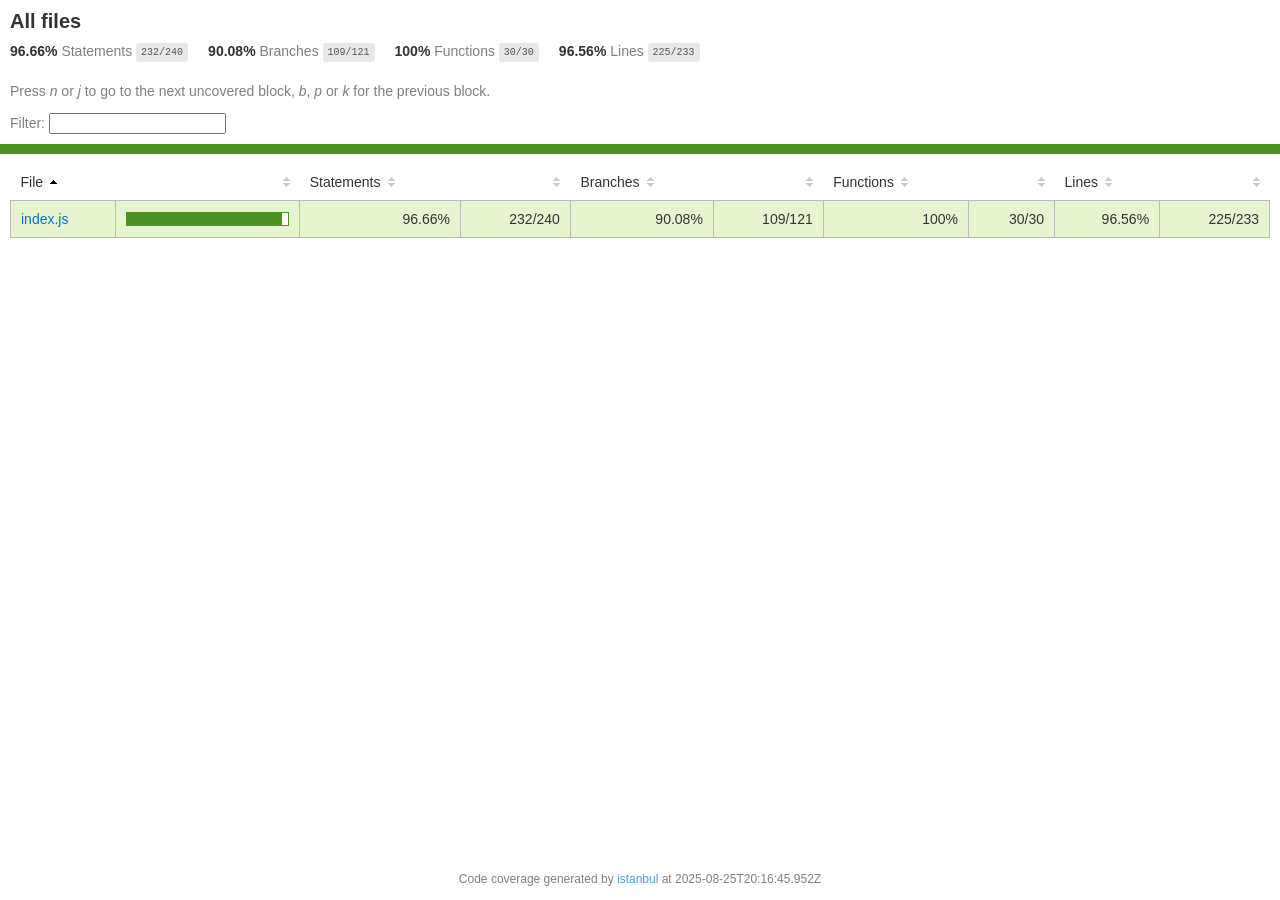
<file: backend/node_modules/kareem/coverage/lcov-report/index.html>
<!doctype html>
<html lang="en">

<head>
    <title>Code coverage report for All files</title>
    <meta charset="utf-8" />
    <link rel="stylesheet" href="prettify.css" />
    <link rel="stylesheet" href="base.css" />
    <link rel="shortcut icon" type="image/x-icon" href="favicon.png" />
    <meta name="viewport" content="width=device-width, initial-scale=1" />
    <style type='text/css'>
        .coverage-summary .sorter {
            background-image: url(sort-arrow-sprite.png);
        }
    </style>
</head>
    
<body>
<div class='wrapper'>
    <div class='pad1'>
        <h1>All files</h1>
        <div class='clearfix'>
            
            <div class='fl pad1y space-right2'>
                <span class="strong">96.66% </span>
                <span class="quiet">Statements</span>
                <span class='fraction'>232/240</span>
            </div>
        
            
            <div class='fl pad1y space-right2'>
                <span class="strong">90.08% </span>
                <span class="quiet">Branches</span>
                <span class='fraction'>109/121</span>
            </div>
        
            
            <div class='fl pad1y space-right2'>
                <span class="strong">100% </span>
                <span class="quiet">Functions</span>
                <span class='fraction'>30/30</span>
            </div>
        
            
            <div class='fl pad1y space-right2'>
                <span class="strong">96.56% </span>
                <span class="quiet">Lines</span>
                <span class='fraction'>225/233</span>
            </div>
        
            
        </div>
        <p class="quiet">
            Press <em>n</em> or <em>j</em> to go to the next uncovered block, <em>b</em>, <em>p</em> or <em>k</em> for the previous block.
        </p>
        <template id="filterTemplate">
            <div class="quiet">
                Filter:
                <input type="search" id="fileSearch">
            </div>
        </template>
    </div>
    <div class='status-line high'></div>
    <div class="pad1">
<table class="coverage-summary">
<thead>
<tr>
   <th data-col="file" data-fmt="html" data-html="true" class="file">File</th>
   <th data-col="pic" data-type="number" data-fmt="html" data-html="true" class="pic"></th>
   <th data-col="statements" data-type="number" data-fmt="pct" class="pct">Statements</th>
   <th data-col="statements_raw" data-type="number" data-fmt="html" class="abs"></th>
   <th data-col="branches" data-type="number" data-fmt="pct" class="pct">Branches</th>
   <th data-col="branches_raw" data-type="number" data-fmt="html" class="abs"></th>
   <th data-col="functions" data-type="number" data-fmt="pct" class="pct">Functions</th>
   <th data-col="functions_raw" data-type="number" data-fmt="html" class="abs"></th>
   <th data-col="lines" data-type="number" data-fmt="pct" class="pct">Lines</th>
   <th data-col="lines_raw" data-type="number" data-fmt="html" class="abs"></th>
</tr>
</thead>
<tbody><tr>
	<td class="file high" data-value="index.js"><a href="index.js.html">index.js</a></td>
	<td data-value="96.66" class="pic high">
	<div class="chart"><div class="cover-fill" style="width: 96%"></div><div class="cover-empty" style="width: 4%"></div></div>
	</td>
	<td data-value="96.66" class="pct high">96.66%</td>
	<td data-value="240" class="abs high">232/240</td>
	<td data-value="90.08" class="pct high">90.08%</td>
	<td data-value="121" class="abs high">109/121</td>
	<td data-value="100" class="pct high">100%</td>
	<td data-value="30" class="abs high">30/30</td>
	<td data-value="96.56" class="pct high">96.56%</td>
	<td data-value="233" class="abs high">225/233</td>
	</tr>

</tbody>
</table>
</div>
                <div class='push'></div><!-- for sticky footer -->
            </div><!-- /wrapper -->
            <div class='footer quiet pad2 space-top1 center small'>
                Code coverage generated by
                <a href="https://istanbul.js.org/" target="_blank" rel="noopener noreferrer">istanbul</a>
                at 2025-08-25T20:16:45.952Z
            </div>
        <script src="prettify.js"></script>
        <script>
            window.onload = function () {
                prettyPrint();
            };
        </script>
        <script src="sorter.js"></script>
        <script src="block-navigation.js"></script>
    </body>
</html>
</file>
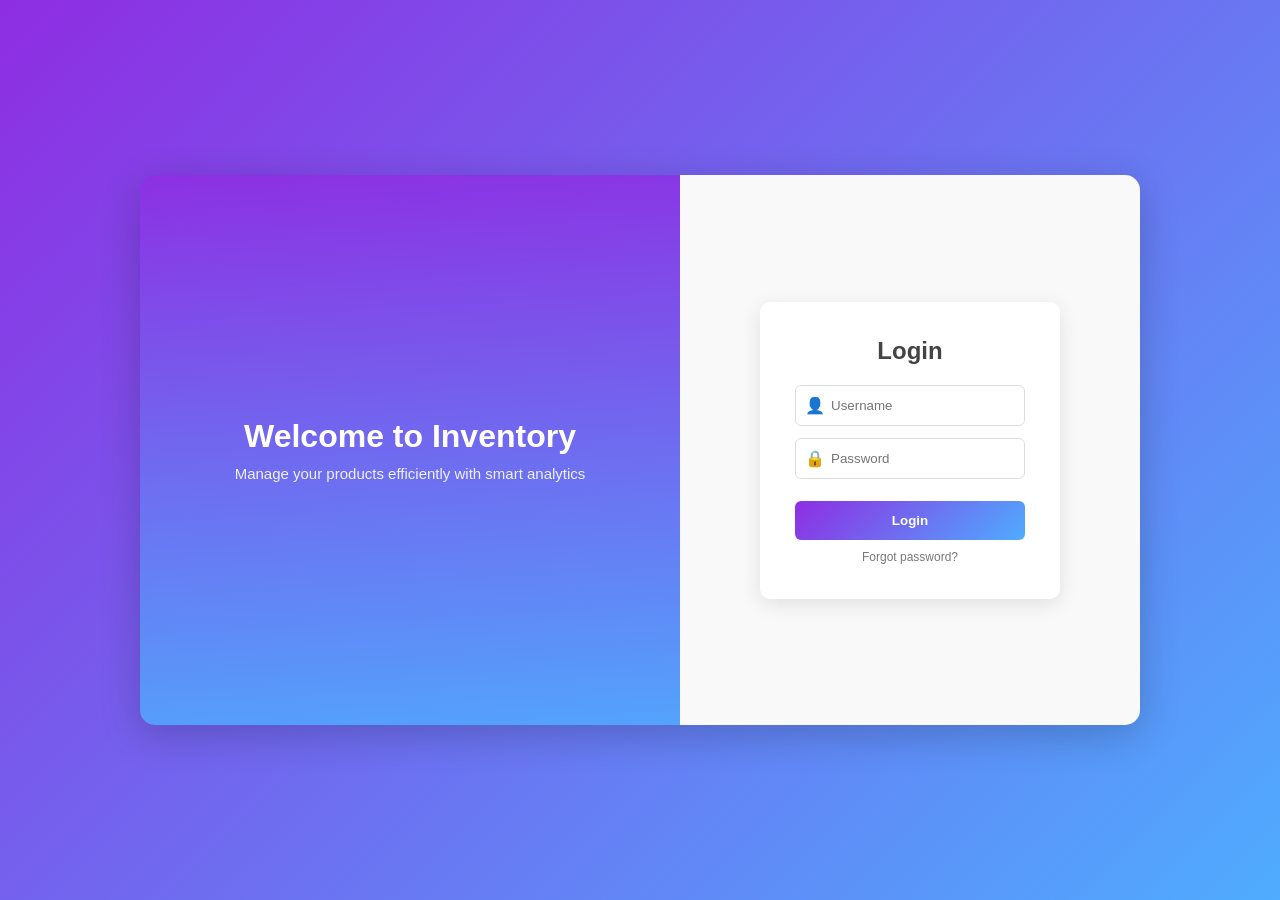
<file: frontend/login.html>
<!DOCTYPE html>
<html lang="en">
<head>
<meta charset="UTF-8">
<meta name="viewport" content="width=device-width, initial-scale=1.0">
<title>Login</title>

<style>
*{
    margin:0;
    padding:0;
    box-sizing:border-box;
    font-family: 'Segoe UI', sans-serif;
}

/* MAIN BACKGROUND */
body{
    height:100vh;
    display:flex;
    justify-content:center;
    align-items:center;
    background: linear-gradient(135deg, #8e2de2, #4facfe);
}

/* CONTAINER */
.container{
    width:90%;
    max-width:1000px;
    height:550px;
    display:flex;
    border-radius:15px;
    overflow:hidden;
    box-shadow:0 10px 40px rgba(0,0,0,0.2);
}

/* LEFT SIDE */
.left{
    flex:1;
    background:
        linear-gradient(rgba(142,45,226,0.8), rgba(79,172,254,0.8)),
        url("https://images.unsplash.com/photo-1526378722484-cc5c5107bcb5");
    background-size:cover;
    background-position:center;
    color:white;
    display:flex;
    flex-direction:column;
    justify-content:center;
    align-items:center;
    text-align:center;
    padding:40px;
}

.left h1{
    font-size:32px;
    margin-bottom:10px;
}

.left p{
    font-size:15px;
    opacity:0.9;
}

/* RIGHT SIDE */
.right{
    flex:1;
    background:#f9f9f9;
    display:flex;
    justify-content:center;
    align-items:center;
}

/* LOGIN BOX */
.login-box{
    background:white;
    padding:35px;
    width:300px;
    border-radius:10px;
    box-shadow:0 5px 20px rgba(0,0,0,0.1);
    text-align:center;
}

.login-box h2{
    margin-bottom:20px;
    color:#444;
}

/* INPUT BOX */
.input-box{
    position:relative;
    margin:12px 0;
}

.input-box span{
    position:absolute;
    left:10px;
    top:50%;
    transform:translateY(-50%);
    font-size:16px;
}

.input-box input{
    width:100%;
    padding:12px 12px 12px 35px;
    border:1px solid #ddd;
    border-radius:6px;
    outline:none;
}

/* BUTTON */
button{
    width:100%;
    padding:12px;
    margin-top:10px;
    background: linear-gradient(135deg, #8e2de2, #4facfe);
    border:none;
    border-radius:6px;
    color:white;
    font-weight:bold;
    cursor:pointer;
    transition:0.3s;
}

button:hover{
    opacity:0.9;
}

/* EXTRA TEXT */
.extra{
    margin-top:10px;
    font-size:12px;
    color:#777;
}

.extra a{
    color:#8e2de2;
    text-decoration:none;
}

</style>
</head>

<body>

<div class="container">

    <!-- LEFT -->
    <div class="left">
        <h1>Welcome to Inventory</h1>
        <p>Manage your products efficiently with smart analytics</p>
    </div>

    <!-- RIGHT -->
    <div class="right">
        <div class="login-box">
            <h2>Login</h2>

            <div class="input-box">
                <span>👤</span>
                <input type="text" id="username" placeholder="Username">
            </div>

            <div class="input-box">
                <span>🔒</span>
                <input type="password" id="password" placeholder="Password">
            </div>

            <button onclick="login()">Login</button>

            <div class="extra">
                Forgot password?
            </div>
        </div>
    </div>

</div>

<script>
function login(){
    const user = document.getElementById("username").value;
    const pass = document.getElementById("password").value;

    if(user === "admin" && pass === "admin"){
        localStorage.setItem("username", user);
        window.location.href = "index.html";
    }else{
        alert("Invalid login!");
    }
}
</script>

</body>
</html>
</file>
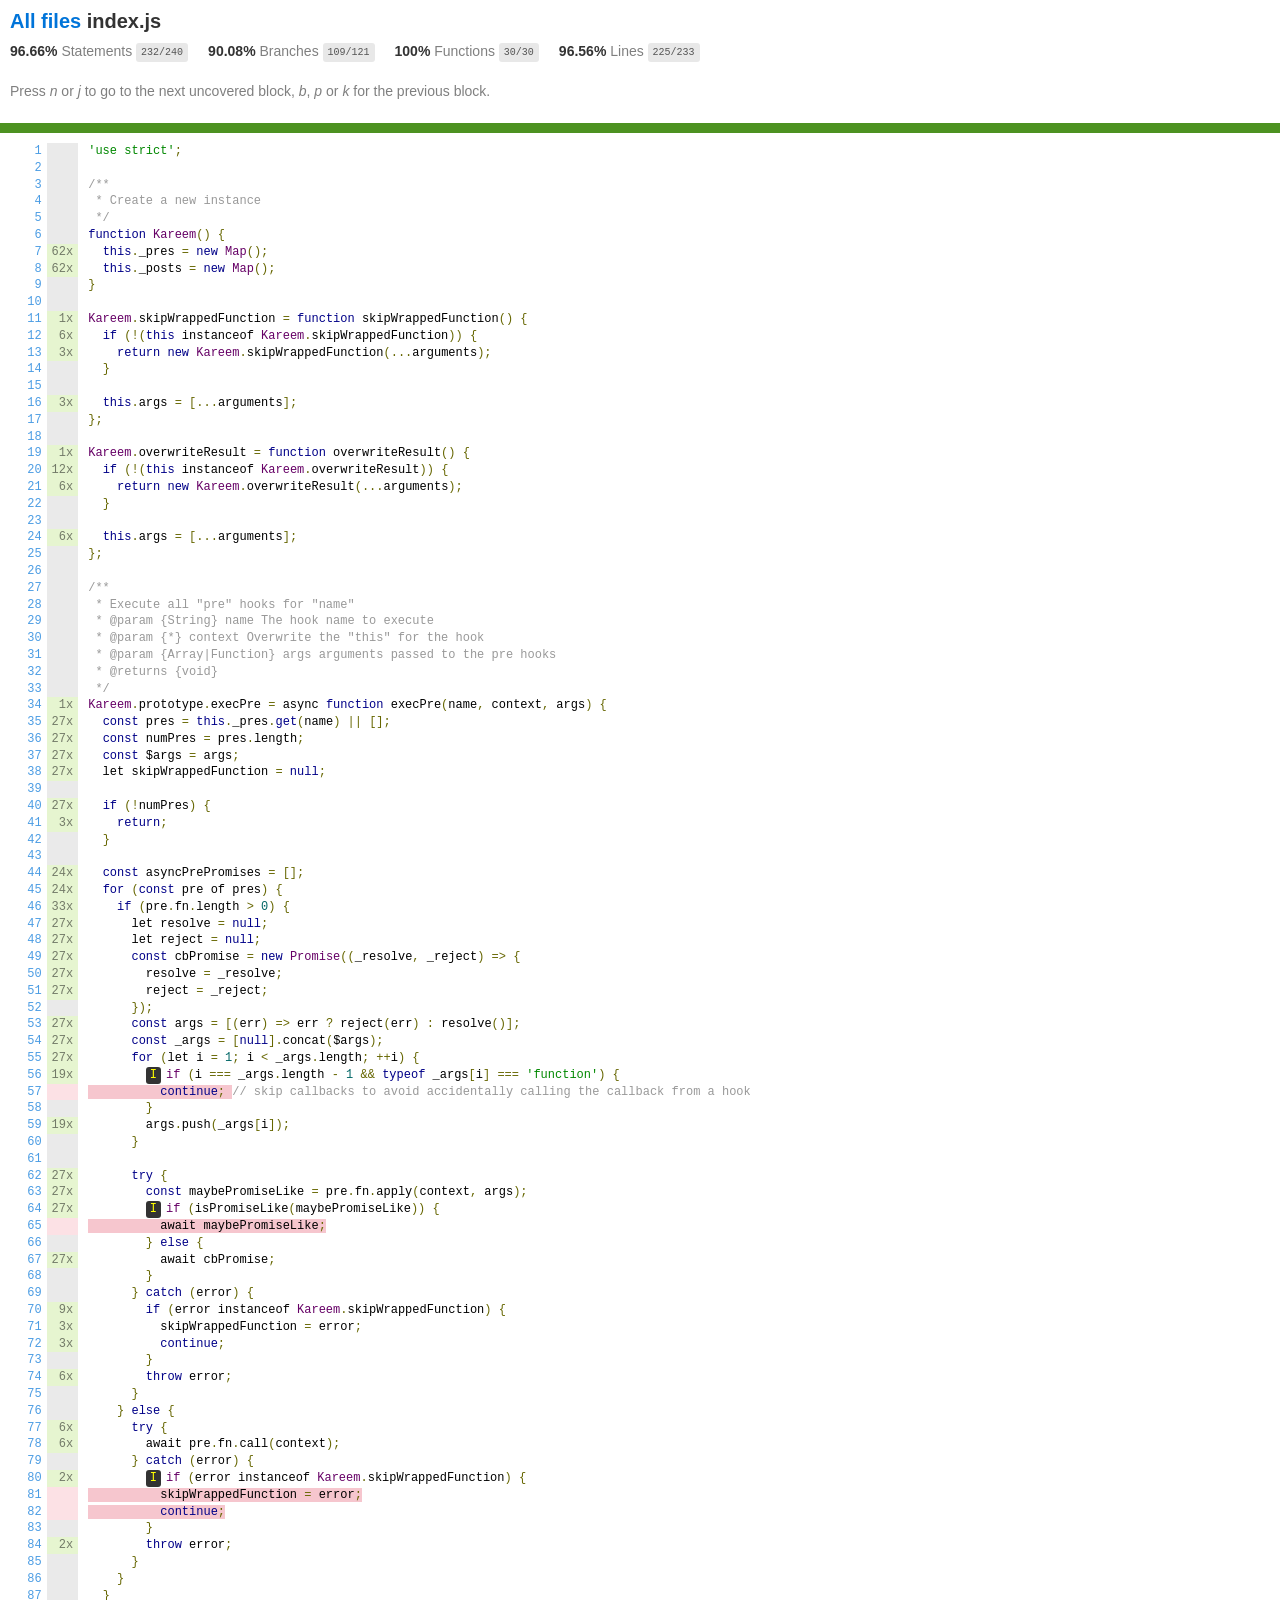
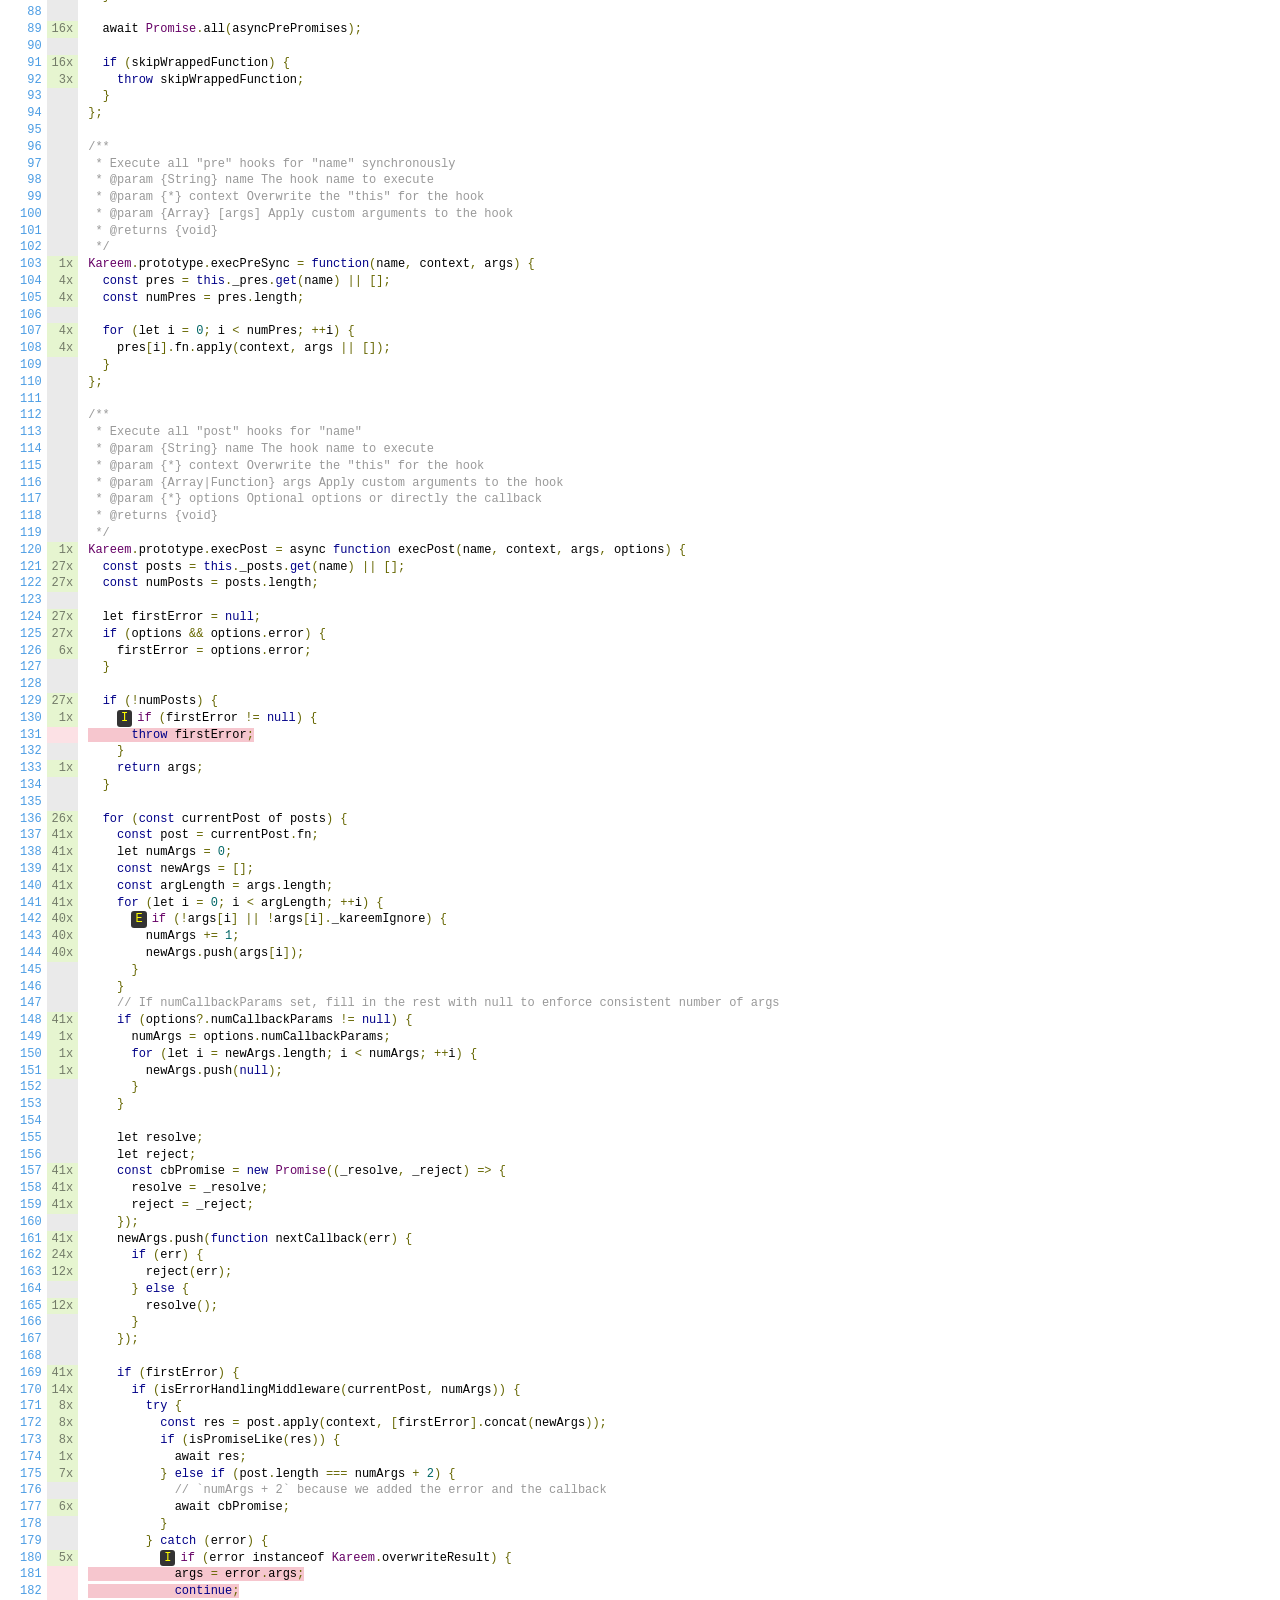
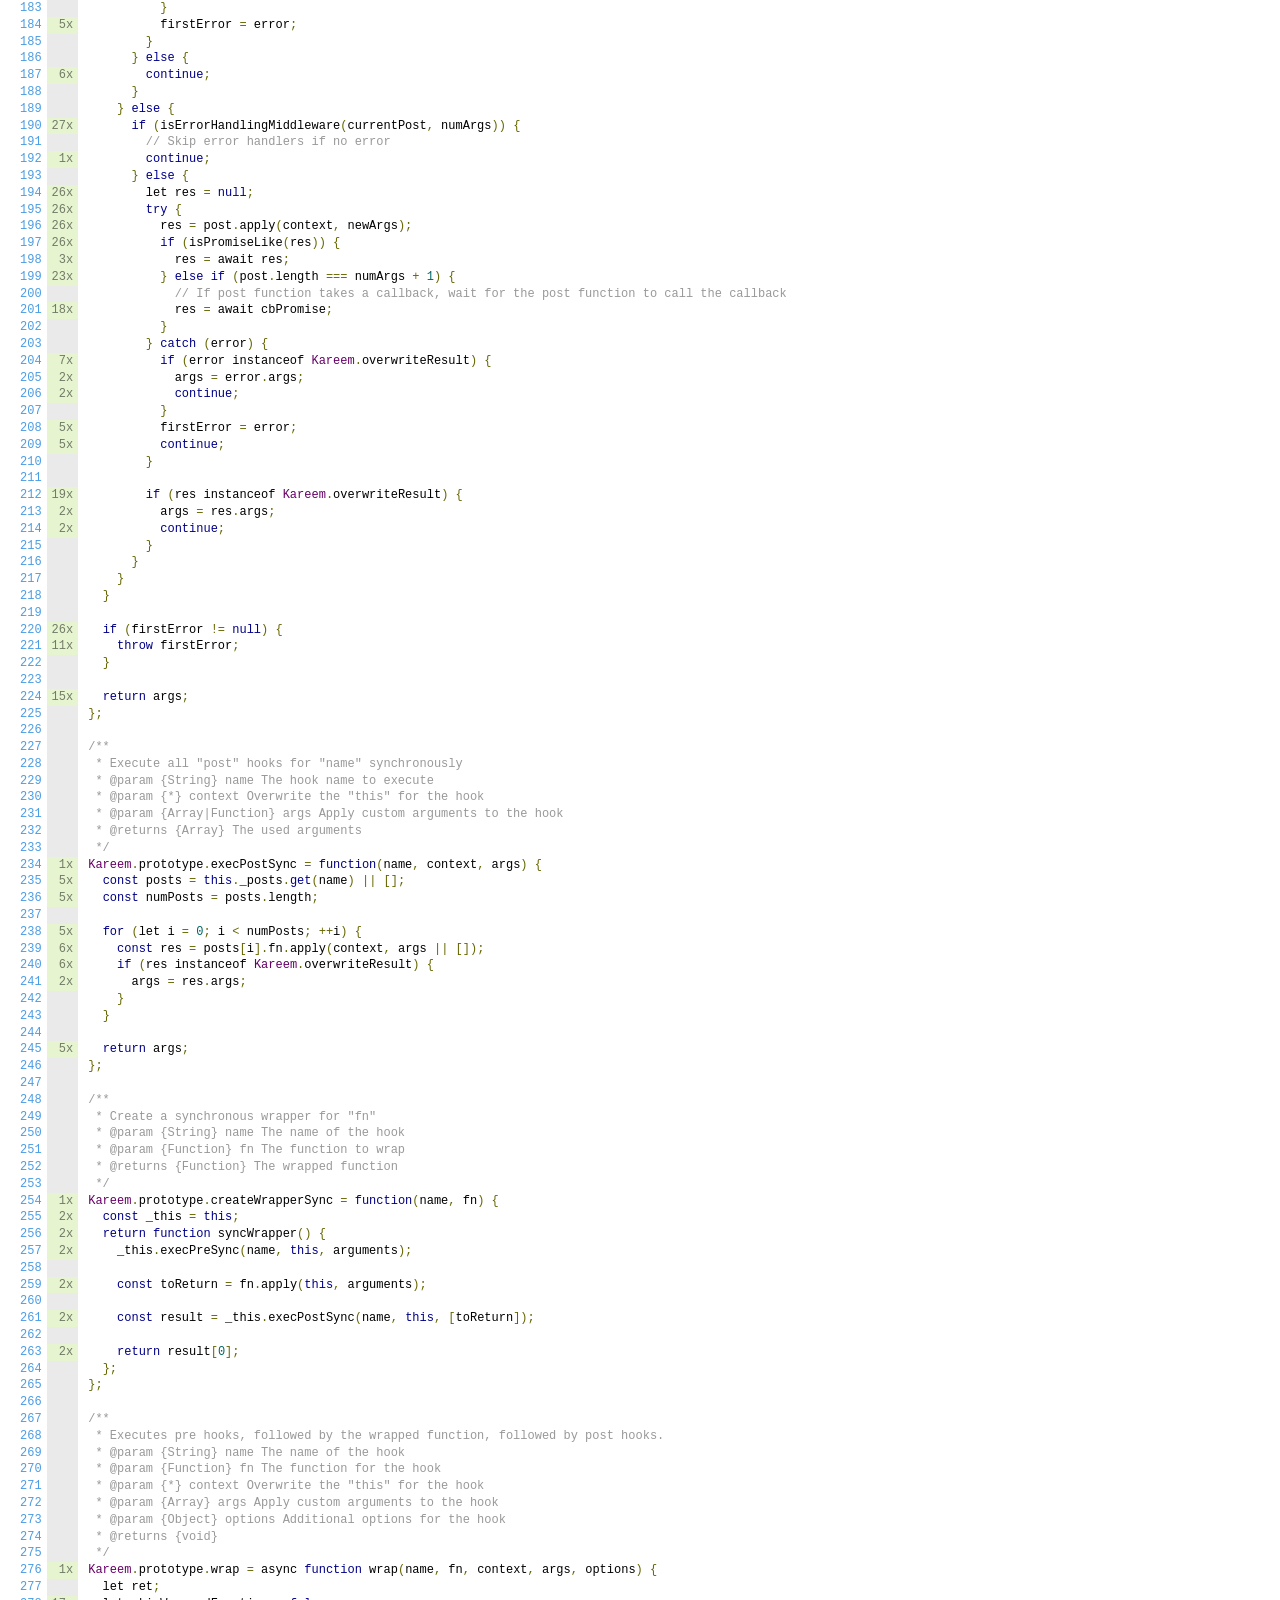
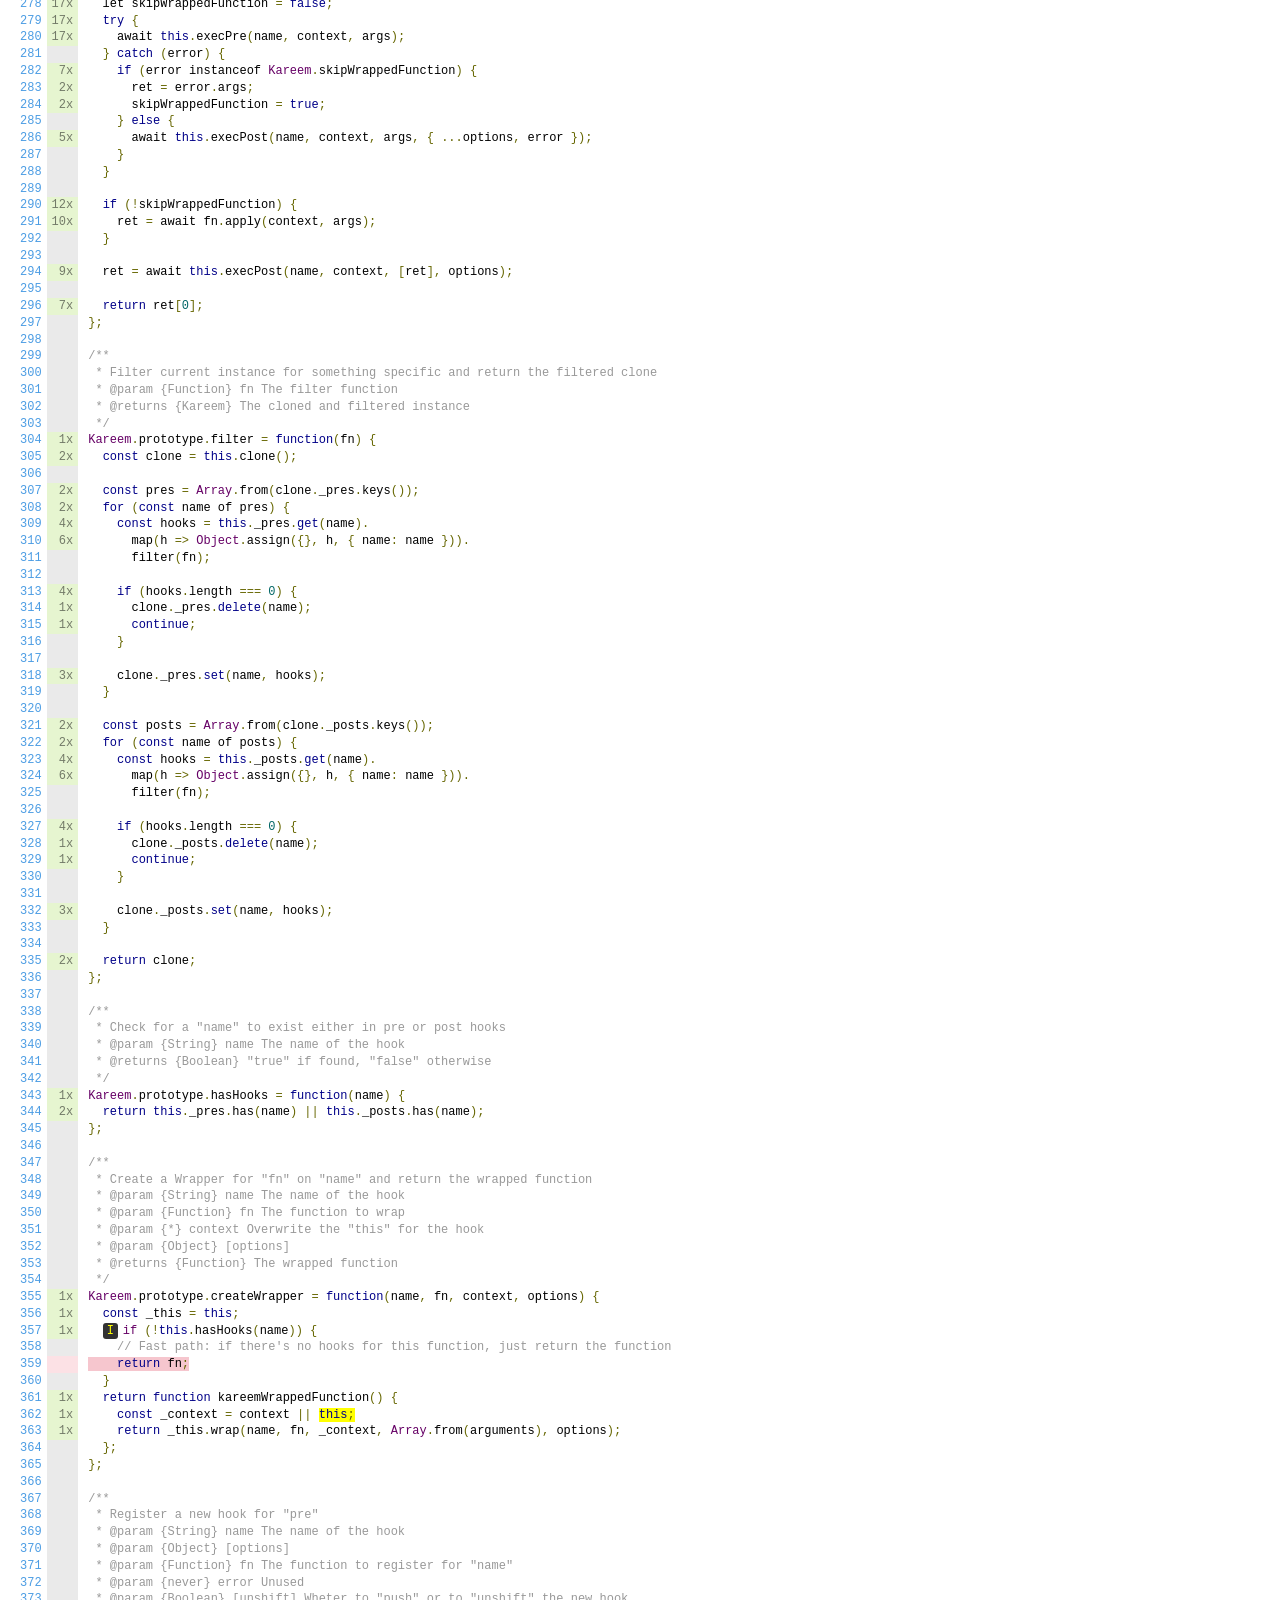
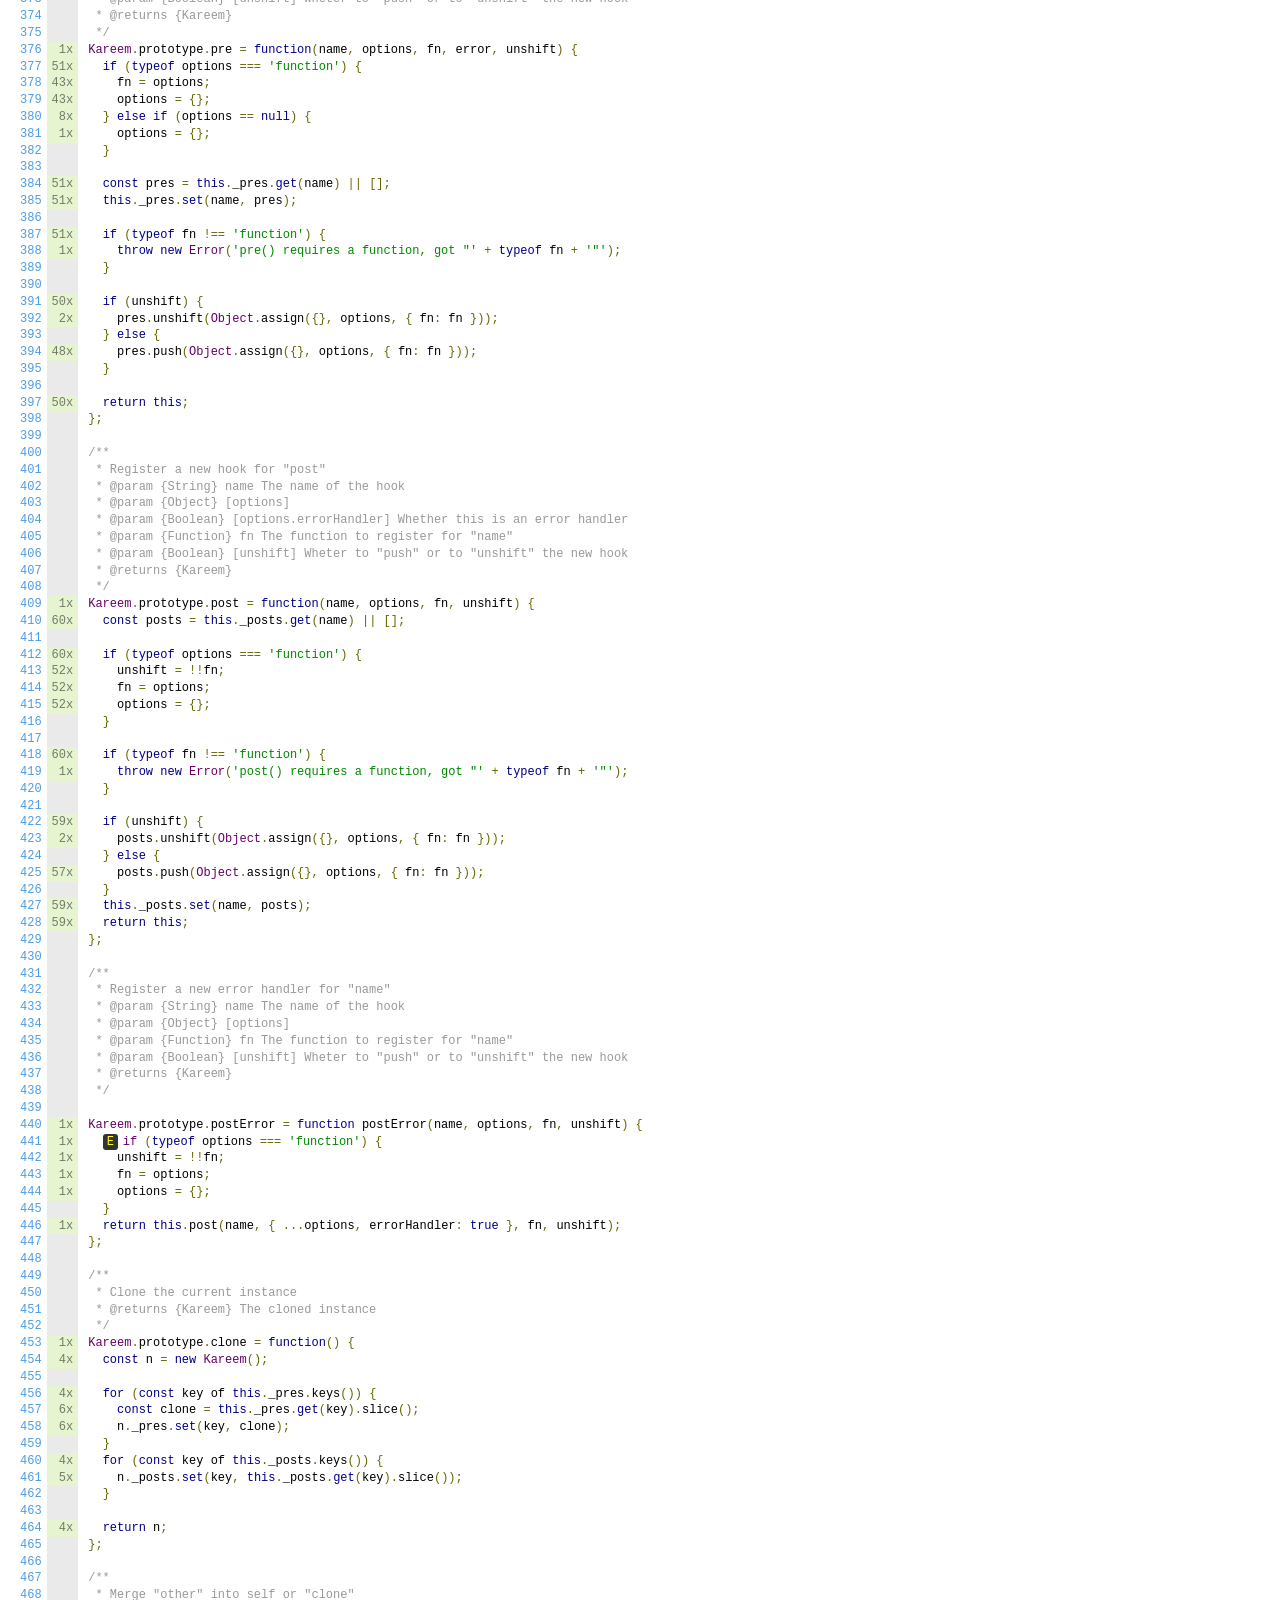
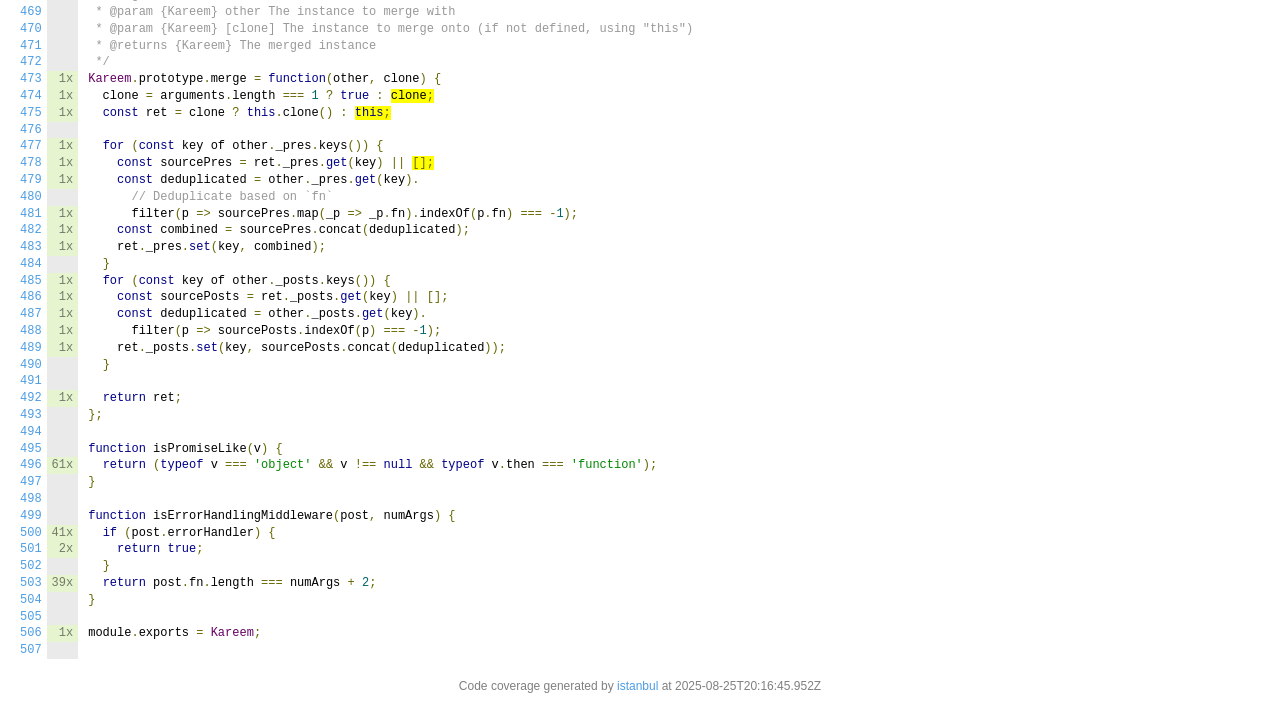
<file: backend/node_modules/kareem/coverage/lcov-report/index.js.html>
<!doctype html>
<html lang="en">

<head>
    <title>Code coverage report for index.js</title>
    <meta charset="utf-8" />
    <link rel="stylesheet" href="prettify.css" />
    <link rel="stylesheet" href="base.css" />
    <link rel="shortcut icon" type="image/x-icon" href="favicon.png" />
    <meta name="viewport" content="width=device-width, initial-scale=1" />
    <style type='text/css'>
        .coverage-summary .sorter {
            background-image: url(sort-arrow-sprite.png);
        }
    </style>
</head>
    
<body>
<div class='wrapper'>
    <div class='pad1'>
        <h1><a href="index.html">All files</a> index.js</h1>
        <div class='clearfix'>
            
            <div class='fl pad1y space-right2'>
                <span class="strong">96.66% </span>
                <span class="quiet">Statements</span>
                <span class='fraction'>232/240</span>
            </div>
        
            
            <div class='fl pad1y space-right2'>
                <span class="strong">90.08% </span>
                <span class="quiet">Branches</span>
                <span class='fraction'>109/121</span>
            </div>
        
            
            <div class='fl pad1y space-right2'>
                <span class="strong">100% </span>
                <span class="quiet">Functions</span>
                <span class='fraction'>30/30</span>
            </div>
        
            
            <div class='fl pad1y space-right2'>
                <span class="strong">96.56% </span>
                <span class="quiet">Lines</span>
                <span class='fraction'>225/233</span>
            </div>
        
            
        </div>
        <p class="quiet">
            Press <em>n</em> or <em>j</em> to go to the next uncovered block, <em>b</em>, <em>p</em> or <em>k</em> for the previous block.
        </p>
        <template id="filterTemplate">
            <div class="quiet">
                Filter:
                <input type="search" id="fileSearch">
            </div>
        </template>
    </div>
    <div class='status-line high'></div>
    <pre><table class="coverage">
<tr><td class="line-count quiet"><a name='L1'></a><a href='#L1'>1</a>
<a name='L2'></a><a href='#L2'>2</a>
<a name='L3'></a><a href='#L3'>3</a>
<a name='L4'></a><a href='#L4'>4</a>
<a name='L5'></a><a href='#L5'>5</a>
<a name='L6'></a><a href='#L6'>6</a>
<a name='L7'></a><a href='#L7'>7</a>
<a name='L8'></a><a href='#L8'>8</a>
<a name='L9'></a><a href='#L9'>9</a>
<a name='L10'></a><a href='#L10'>10</a>
<a name='L11'></a><a href='#L11'>11</a>
<a name='L12'></a><a href='#L12'>12</a>
<a name='L13'></a><a href='#L13'>13</a>
<a name='L14'></a><a href='#L14'>14</a>
<a name='L15'></a><a href='#L15'>15</a>
<a name='L16'></a><a href='#L16'>16</a>
<a name='L17'></a><a href='#L17'>17</a>
<a name='L18'></a><a href='#L18'>18</a>
<a name='L19'></a><a href='#L19'>19</a>
<a name='L20'></a><a href='#L20'>20</a>
<a name='L21'></a><a href='#L21'>21</a>
<a name='L22'></a><a href='#L22'>22</a>
<a name='L23'></a><a href='#L23'>23</a>
<a name='L24'></a><a href='#L24'>24</a>
<a name='L25'></a><a href='#L25'>25</a>
<a name='L26'></a><a href='#L26'>26</a>
<a name='L27'></a><a href='#L27'>27</a>
<a name='L28'></a><a href='#L28'>28</a>
<a name='L29'></a><a href='#L29'>29</a>
<a name='L30'></a><a href='#L30'>30</a>
<a name='L31'></a><a href='#L31'>31</a>
<a name='L32'></a><a href='#L32'>32</a>
<a name='L33'></a><a href='#L33'>33</a>
<a name='L34'></a><a href='#L34'>34</a>
<a name='L35'></a><a href='#L35'>35</a>
<a name='L36'></a><a href='#L36'>36</a>
<a name='L37'></a><a href='#L37'>37</a>
<a name='L38'></a><a href='#L38'>38</a>
<a name='L39'></a><a href='#L39'>39</a>
<a name='L40'></a><a href='#L40'>40</a>
<a name='L41'></a><a href='#L41'>41</a>
<a name='L42'></a><a href='#L42'>42</a>
<a name='L43'></a><a href='#L43'>43</a>
<a name='L44'></a><a href='#L44'>44</a>
<a name='L45'></a><a href='#L45'>45</a>
<a name='L46'></a><a href='#L46'>46</a>
<a name='L47'></a><a href='#L47'>47</a>
<a name='L48'></a><a href='#L48'>48</a>
<a name='L49'></a><a href='#L49'>49</a>
<a name='L50'></a><a href='#L50'>50</a>
<a name='L51'></a><a href='#L51'>51</a>
<a name='L52'></a><a href='#L52'>52</a>
<a name='L53'></a><a href='#L53'>53</a>
<a name='L54'></a><a href='#L54'>54</a>
<a name='L55'></a><a href='#L55'>55</a>
<a name='L56'></a><a href='#L56'>56</a>
<a name='L57'></a><a href='#L57'>57</a>
<a name='L58'></a><a href='#L58'>58</a>
<a name='L59'></a><a href='#L59'>59</a>
<a name='L60'></a><a href='#L60'>60</a>
<a name='L61'></a><a href='#L61'>61</a>
<a name='L62'></a><a href='#L62'>62</a>
<a name='L63'></a><a href='#L63'>63</a>
<a name='L64'></a><a href='#L64'>64</a>
<a name='L65'></a><a href='#L65'>65</a>
<a name='L66'></a><a href='#L66'>66</a>
<a name='L67'></a><a href='#L67'>67</a>
<a name='L68'></a><a href='#L68'>68</a>
<a name='L69'></a><a href='#L69'>69</a>
<a name='L70'></a><a href='#L70'>70</a>
<a name='L71'></a><a href='#L71'>71</a>
<a name='L72'></a><a href='#L72'>72</a>
<a name='L73'></a><a href='#L73'>73</a>
<a name='L74'></a><a href='#L74'>74</a>
<a name='L75'></a><a href='#L75'>75</a>
<a name='L76'></a><a href='#L76'>76</a>
<a name='L77'></a><a href='#L77'>77</a>
<a name='L78'></a><a href='#L78'>78</a>
<a name='L79'></a><a href='#L79'>79</a>
<a name='L80'></a><a href='#L80'>80</a>
<a name='L81'></a><a href='#L81'>81</a>
<a name='L82'></a><a href='#L82'>82</a>
<a name='L83'></a><a href='#L83'>83</a>
<a name='L84'></a><a href='#L84'>84</a>
<a name='L85'></a><a href='#L85'>85</a>
<a name='L86'></a><a href='#L86'>86</a>
<a name='L87'></a><a href='#L87'>87</a>
<a name='L88'></a><a href='#L88'>88</a>
<a name='L89'></a><a href='#L89'>89</a>
<a name='L90'></a><a href='#L90'>90</a>
<a name='L91'></a><a href='#L91'>91</a>
<a name='L92'></a><a href='#L92'>92</a>
<a name='L93'></a><a href='#L93'>93</a>
<a name='L94'></a><a href='#L94'>94</a>
<a name='L95'></a><a href='#L95'>95</a>
<a name='L96'></a><a href='#L96'>96</a>
<a name='L97'></a><a href='#L97'>97</a>
<a name='L98'></a><a href='#L98'>98</a>
<a name='L99'></a><a href='#L99'>99</a>
<a name='L100'></a><a href='#L100'>100</a>
<a name='L101'></a><a href='#L101'>101</a>
<a name='L102'></a><a href='#L102'>102</a>
<a name='L103'></a><a href='#L103'>103</a>
<a name='L104'></a><a href='#L104'>104</a>
<a name='L105'></a><a href='#L105'>105</a>
<a name='L106'></a><a href='#L106'>106</a>
<a name='L107'></a><a href='#L107'>107</a>
<a name='L108'></a><a href='#L108'>108</a>
<a name='L109'></a><a href='#L109'>109</a>
<a name='L110'></a><a href='#L110'>110</a>
<a name='L111'></a><a href='#L111'>111</a>
<a name='L112'></a><a href='#L112'>112</a>
<a name='L113'></a><a href='#L113'>113</a>
<a name='L114'></a><a href='#L114'>114</a>
<a name='L115'></a><a href='#L115'>115</a>
<a name='L116'></a><a href='#L116'>116</a>
<a name='L117'></a><a href='#L117'>117</a>
<a name='L118'></a><a href='#L118'>118</a>
<a name='L119'></a><a href='#L119'>119</a>
<a name='L120'></a><a href='#L120'>120</a>
<a name='L121'></a><a href='#L121'>121</a>
<a name='L122'></a><a href='#L122'>122</a>
<a name='L123'></a><a href='#L123'>123</a>
<a name='L124'></a><a href='#L124'>124</a>
<a name='L125'></a><a href='#L125'>125</a>
<a name='L126'></a><a href='#L126'>126</a>
<a name='L127'></a><a href='#L127'>127</a>
<a name='L128'></a><a href='#L128'>128</a>
<a name='L129'></a><a href='#L129'>129</a>
<a name='L130'></a><a href='#L130'>130</a>
<a name='L131'></a><a href='#L131'>131</a>
<a name='L132'></a><a href='#L132'>132</a>
<a name='L133'></a><a href='#L133'>133</a>
<a name='L134'></a><a href='#L134'>134</a>
<a name='L135'></a><a href='#L135'>135</a>
<a name='L136'></a><a href='#L136'>136</a>
<a name='L137'></a><a href='#L137'>137</a>
<a name='L138'></a><a href='#L138'>138</a>
<a name='L139'></a><a href='#L139'>139</a>
<a name='L140'></a><a href='#L140'>140</a>
<a name='L141'></a><a href='#L141'>141</a>
<a name='L142'></a><a href='#L142'>142</a>
<a name='L143'></a><a href='#L143'>143</a>
<a name='L144'></a><a href='#L144'>144</a>
<a name='L145'></a><a href='#L145'>145</a>
<a name='L146'></a><a href='#L146'>146</a>
<a name='L147'></a><a href='#L147'>147</a>
<a name='L148'></a><a href='#L148'>148</a>
<a name='L149'></a><a href='#L149'>149</a>
<a name='L150'></a><a href='#L150'>150</a>
<a name='L151'></a><a href='#L151'>151</a>
<a name='L152'></a><a href='#L152'>152</a>
<a name='L153'></a><a href='#L153'>153</a>
<a name='L154'></a><a href='#L154'>154</a>
<a name='L155'></a><a href='#L155'>155</a>
<a name='L156'></a><a href='#L156'>156</a>
<a name='L157'></a><a href='#L157'>157</a>
<a name='L158'></a><a href='#L158'>158</a>
<a name='L159'></a><a href='#L159'>159</a>
<a name='L160'></a><a href='#L160'>160</a>
<a name='L161'></a><a href='#L161'>161</a>
<a name='L162'></a><a href='#L162'>162</a>
<a name='L163'></a><a href='#L163'>163</a>
<a name='L164'></a><a href='#L164'>164</a>
<a name='L165'></a><a href='#L165'>165</a>
<a name='L166'></a><a href='#L166'>166</a>
<a name='L167'></a><a href='#L167'>167</a>
<a name='L168'></a><a href='#L168'>168</a>
<a name='L169'></a><a href='#L169'>169</a>
<a name='L170'></a><a href='#L170'>170</a>
<a name='L171'></a><a href='#L171'>171</a>
<a name='L172'></a><a href='#L172'>172</a>
<a name='L173'></a><a href='#L173'>173</a>
<a name='L174'></a><a href='#L174'>174</a>
<a name='L175'></a><a href='#L175'>175</a>
<a name='L176'></a><a href='#L176'>176</a>
<a name='L177'></a><a href='#L177'>177</a>
<a name='L178'></a><a href='#L178'>178</a>
<a name='L179'></a><a href='#L179'>179</a>
<a name='L180'></a><a href='#L180'>180</a>
<a name='L181'></a><a href='#L181'>181</a>
<a name='L182'></a><a href='#L182'>182</a>
<a name='L183'></a><a href='#L183'>183</a>
<a name='L184'></a><a href='#L184'>184</a>
<a name='L185'></a><a href='#L185'>185</a>
<a name='L186'></a><a href='#L186'>186</a>
<a name='L187'></a><a href='#L187'>187</a>
<a name='L188'></a><a href='#L188'>188</a>
<a name='L189'></a><a href='#L189'>189</a>
<a name='L190'></a><a href='#L190'>190</a>
<a name='L191'></a><a href='#L191'>191</a>
<a name='L192'></a><a href='#L192'>192</a>
<a name='L193'></a><a href='#L193'>193</a>
<a name='L194'></a><a href='#L194'>194</a>
<a name='L195'></a><a href='#L195'>195</a>
<a name='L196'></a><a href='#L196'>196</a>
<a name='L197'></a><a href='#L197'>197</a>
<a name='L198'></a><a href='#L198'>198</a>
<a name='L199'></a><a href='#L199'>199</a>
<a name='L200'></a><a href='#L200'>200</a>
<a name='L201'></a><a href='#L201'>201</a>
<a name='L202'></a><a href='#L202'>202</a>
<a name='L203'></a><a href='#L203'>203</a>
<a name='L204'></a><a href='#L204'>204</a>
<a name='L205'></a><a href='#L205'>205</a>
<a name='L206'></a><a href='#L206'>206</a>
<a name='L207'></a><a href='#L207'>207</a>
<a name='L208'></a><a href='#L208'>208</a>
<a name='L209'></a><a href='#L209'>209</a>
<a name='L210'></a><a href='#L210'>210</a>
<a name='L211'></a><a href='#L211'>211</a>
<a name='L212'></a><a href='#L212'>212</a>
<a name='L213'></a><a href='#L213'>213</a>
<a name='L214'></a><a href='#L214'>214</a>
<a name='L215'></a><a href='#L215'>215</a>
<a name='L216'></a><a href='#L216'>216</a>
<a name='L217'></a><a href='#L217'>217</a>
<a name='L218'></a><a href='#L218'>218</a>
<a name='L219'></a><a href='#L219'>219</a>
<a name='L220'></a><a href='#L220'>220</a>
<a name='L221'></a><a href='#L221'>221</a>
<a name='L222'></a><a href='#L222'>222</a>
<a name='L223'></a><a href='#L223'>223</a>
<a name='L224'></a><a href='#L224'>224</a>
<a name='L225'></a><a href='#L225'>225</a>
<a name='L226'></a><a href='#L226'>226</a>
<a name='L227'></a><a href='#L227'>227</a>
<a name='L228'></a><a href='#L228'>228</a>
<a name='L229'></a><a href='#L229'>229</a>
<a name='L230'></a><a href='#L230'>230</a>
<a name='L231'></a><a href='#L231'>231</a>
<a name='L232'></a><a href='#L232'>232</a>
<a name='L233'></a><a href='#L233'>233</a>
<a name='L234'></a><a href='#L234'>234</a>
<a name='L235'></a><a href='#L235'>235</a>
<a name='L236'></a><a href='#L236'>236</a>
<a name='L237'></a><a href='#L237'>237</a>
<a name='L238'></a><a href='#L238'>238</a>
<a name='L239'></a><a href='#L239'>239</a>
<a name='L240'></a><a href='#L240'>240</a>
<a name='L241'></a><a href='#L241'>241</a>
<a name='L242'></a><a href='#L242'>242</a>
<a name='L243'></a><a href='#L243'>243</a>
<a name='L244'></a><a href='#L244'>244</a>
<a name='L245'></a><a href='#L245'>245</a>
<a name='L246'></a><a href='#L246'>246</a>
<a name='L247'></a><a href='#L247'>247</a>
<a name='L248'></a><a href='#L248'>248</a>
<a name='L249'></a><a href='#L249'>249</a>
<a name='L250'></a><a href='#L250'>250</a>
<a name='L251'></a><a href='#L251'>251</a>
<a name='L252'></a><a href='#L252'>252</a>
<a name='L253'></a><a href='#L253'>253</a>
<a name='L254'></a><a href='#L254'>254</a>
<a name='L255'></a><a href='#L255'>255</a>
<a name='L256'></a><a href='#L256'>256</a>
<a name='L257'></a><a href='#L257'>257</a>
<a name='L258'></a><a href='#L258'>258</a>
<a name='L259'></a><a href='#L259'>259</a>
<a name='L260'></a><a href='#L260'>260</a>
<a name='L261'></a><a href='#L261'>261</a>
<a name='L262'></a><a href='#L262'>262</a>
<a name='L263'></a><a href='#L263'>263</a>
<a name='L264'></a><a href='#L264'>264</a>
<a name='L265'></a><a href='#L265'>265</a>
<a name='L266'></a><a href='#L266'>266</a>
<a name='L267'></a><a href='#L267'>267</a>
<a name='L268'></a><a href='#L268'>268</a>
<a name='L269'></a><a href='#L269'>269</a>
<a name='L270'></a><a href='#L270'>270</a>
<a name='L271'></a><a href='#L271'>271</a>
<a name='L272'></a><a href='#L272'>272</a>
<a name='L273'></a><a href='#L273'>273</a>
<a name='L274'></a><a href='#L274'>274</a>
<a name='L275'></a><a href='#L275'>275</a>
<a name='L276'></a><a href='#L276'>276</a>
<a name='L277'></a><a href='#L277'>277</a>
<a name='L278'></a><a href='#L278'>278</a>
<a name='L279'></a><a href='#L279'>279</a>
<a name='L280'></a><a href='#L280'>280</a>
<a name='L281'></a><a href='#L281'>281</a>
<a name='L282'></a><a href='#L282'>282</a>
<a name='L283'></a><a href='#L283'>283</a>
<a name='L284'></a><a href='#L284'>284</a>
<a name='L285'></a><a href='#L285'>285</a>
<a name='L286'></a><a href='#L286'>286</a>
<a name='L287'></a><a href='#L287'>287</a>
<a name='L288'></a><a href='#L288'>288</a>
<a name='L289'></a><a href='#L289'>289</a>
<a name='L290'></a><a href='#L290'>290</a>
<a name='L291'></a><a href='#L291'>291</a>
<a name='L292'></a><a href='#L292'>292</a>
<a name='L293'></a><a href='#L293'>293</a>
<a name='L294'></a><a href='#L294'>294</a>
<a name='L295'></a><a href='#L295'>295</a>
<a name='L296'></a><a href='#L296'>296</a>
<a name='L297'></a><a href='#L297'>297</a>
<a name='L298'></a><a href='#L298'>298</a>
<a name='L299'></a><a href='#L299'>299</a>
<a name='L300'></a><a href='#L300'>300</a>
<a name='L301'></a><a href='#L301'>301</a>
<a name='L302'></a><a href='#L302'>302</a>
<a name='L303'></a><a href='#L303'>303</a>
<a name='L304'></a><a href='#L304'>304</a>
<a name='L305'></a><a href='#L305'>305</a>
<a name='L306'></a><a href='#L306'>306</a>
<a name='L307'></a><a href='#L307'>307</a>
<a name='L308'></a><a href='#L308'>308</a>
<a name='L309'></a><a href='#L309'>309</a>
<a name='L310'></a><a href='#L310'>310</a>
<a name='L311'></a><a href='#L311'>311</a>
<a name='L312'></a><a href='#L312'>312</a>
<a name='L313'></a><a href='#L313'>313</a>
<a name='L314'></a><a href='#L314'>314</a>
<a name='L315'></a><a href='#L315'>315</a>
<a name='L316'></a><a href='#L316'>316</a>
<a name='L317'></a><a href='#L317'>317</a>
<a name='L318'></a><a href='#L318'>318</a>
<a name='L319'></a><a href='#L319'>319</a>
<a name='L320'></a><a href='#L320'>320</a>
<a name='L321'></a><a href='#L321'>321</a>
<a name='L322'></a><a href='#L322'>322</a>
<a name='L323'></a><a href='#L323'>323</a>
<a name='L324'></a><a href='#L324'>324</a>
<a name='L325'></a><a href='#L325'>325</a>
<a name='L326'></a><a href='#L326'>326</a>
<a name='L327'></a><a href='#L327'>327</a>
<a name='L328'></a><a href='#L328'>328</a>
<a name='L329'></a><a href='#L329'>329</a>
<a name='L330'></a><a href='#L330'>330</a>
<a name='L331'></a><a href='#L331'>331</a>
<a name='L332'></a><a href='#L332'>332</a>
<a name='L333'></a><a href='#L333'>333</a>
<a name='L334'></a><a href='#L334'>334</a>
<a name='L335'></a><a href='#L335'>335</a>
<a name='L336'></a><a href='#L336'>336</a>
<a name='L337'></a><a href='#L337'>337</a>
<a name='L338'></a><a href='#L338'>338</a>
<a name='L339'></a><a href='#L339'>339</a>
<a name='L340'></a><a href='#L340'>340</a>
<a name='L341'></a><a href='#L341'>341</a>
<a name='L342'></a><a href='#L342'>342</a>
<a name='L343'></a><a href='#L343'>343</a>
<a name='L344'></a><a href='#L344'>344</a>
<a name='L345'></a><a href='#L345'>345</a>
<a name='L346'></a><a href='#L346'>346</a>
<a name='L347'></a><a href='#L347'>347</a>
<a name='L348'></a><a href='#L348'>348</a>
<a name='L349'></a><a href='#L349'>349</a>
<a name='L350'></a><a href='#L350'>350</a>
<a name='L351'></a><a href='#L351'>351</a>
<a name='L352'></a><a href='#L352'>352</a>
<a name='L353'></a><a href='#L353'>353</a>
<a name='L354'></a><a href='#L354'>354</a>
<a name='L355'></a><a href='#L355'>355</a>
<a name='L356'></a><a href='#L356'>356</a>
<a name='L357'></a><a href='#L357'>357</a>
<a name='L358'></a><a href='#L358'>358</a>
<a name='L359'></a><a href='#L359'>359</a>
<a name='L360'></a><a href='#L360'>360</a>
<a name='L361'></a><a href='#L361'>361</a>
<a name='L362'></a><a href='#L362'>362</a>
<a name='L363'></a><a href='#L363'>363</a>
<a name='L364'></a><a href='#L364'>364</a>
<a name='L365'></a><a href='#L365'>365</a>
<a name='L366'></a><a href='#L366'>366</a>
<a name='L367'></a><a href='#L367'>367</a>
<a name='L368'></a><a href='#L368'>368</a>
<a name='L369'></a><a href='#L369'>369</a>
<a name='L370'></a><a href='#L370'>370</a>
<a name='L371'></a><a href='#L371'>371</a>
<a name='L372'></a><a href='#L372'>372</a>
<a name='L373'></a><a href='#L373'>373</a>
<a name='L374'></a><a href='#L374'>374</a>
<a name='L375'></a><a href='#L375'>375</a>
<a name='L376'></a><a href='#L376'>376</a>
<a name='L377'></a><a href='#L377'>377</a>
<a name='L378'></a><a href='#L378'>378</a>
<a name='L379'></a><a href='#L379'>379</a>
<a name='L380'></a><a href='#L380'>380</a>
<a name='L381'></a><a href='#L381'>381</a>
<a name='L382'></a><a href='#L382'>382</a>
<a name='L383'></a><a href='#L383'>383</a>
<a name='L384'></a><a href='#L384'>384</a>
<a name='L385'></a><a href='#L385'>385</a>
<a name='L386'></a><a href='#L386'>386</a>
<a name='L387'></a><a href='#L387'>387</a>
<a name='L388'></a><a href='#L388'>388</a>
<a name='L389'></a><a href='#L389'>389</a>
<a name='L390'></a><a href='#L390'>390</a>
<a name='L391'></a><a href='#L391'>391</a>
<a name='L392'></a><a href='#L392'>392</a>
<a name='L393'></a><a href='#L393'>393</a>
<a name='L394'></a><a href='#L394'>394</a>
<a name='L395'></a><a href='#L395'>395</a>
<a name='L396'></a><a href='#L396'>396</a>
<a name='L397'></a><a href='#L397'>397</a>
<a name='L398'></a><a href='#L398'>398</a>
<a name='L399'></a><a href='#L399'>399</a>
<a name='L400'></a><a href='#L400'>400</a>
<a name='L401'></a><a href='#L401'>401</a>
<a name='L402'></a><a href='#L402'>402</a>
<a name='L403'></a><a href='#L403'>403</a>
<a name='L404'></a><a href='#L404'>404</a>
<a name='L405'></a><a href='#L405'>405</a>
<a name='L406'></a><a href='#L406'>406</a>
<a name='L407'></a><a href='#L407'>407</a>
<a name='L408'></a><a href='#L408'>408</a>
<a name='L409'></a><a href='#L409'>409</a>
<a name='L410'></a><a href='#L410'>410</a>
<a name='L411'></a><a href='#L411'>411</a>
<a name='L412'></a><a href='#L412'>412</a>
<a name='L413'></a><a href='#L413'>413</a>
<a name='L414'></a><a href='#L414'>414</a>
<a name='L415'></a><a href='#L415'>415</a>
<a name='L416'></a><a href='#L416'>416</a>
<a name='L417'></a><a href='#L417'>417</a>
<a name='L418'></a><a href='#L418'>418</a>
<a name='L419'></a><a href='#L419'>419</a>
<a name='L420'></a><a href='#L420'>420</a>
<a name='L421'></a><a href='#L421'>421</a>
<a name='L422'></a><a href='#L422'>422</a>
<a name='L423'></a><a href='#L423'>423</a>
<a name='L424'></a><a href='#L424'>424</a>
<a name='L425'></a><a href='#L425'>425</a>
<a name='L426'></a><a href='#L426'>426</a>
<a name='L427'></a><a href='#L427'>427</a>
<a name='L428'></a><a href='#L428'>428</a>
<a name='L429'></a><a href='#L429'>429</a>
<a name='L430'></a><a href='#L430'>430</a>
<a name='L431'></a><a href='#L431'>431</a>
<a name='L432'></a><a href='#L432'>432</a>
<a name='L433'></a><a href='#L433'>433</a>
<a name='L434'></a><a href='#L434'>434</a>
<a name='L435'></a><a href='#L435'>435</a>
<a name='L436'></a><a href='#L436'>436</a>
<a name='L437'></a><a href='#L437'>437</a>
<a name='L438'></a><a href='#L438'>438</a>
<a name='L439'></a><a href='#L439'>439</a>
<a name='L440'></a><a href='#L440'>440</a>
<a name='L441'></a><a href='#L441'>441</a>
<a name='L442'></a><a href='#L442'>442</a>
<a name='L443'></a><a href='#L443'>443</a>
<a name='L444'></a><a href='#L444'>444</a>
<a name='L445'></a><a href='#L445'>445</a>
<a name='L446'></a><a href='#L446'>446</a>
<a name='L447'></a><a href='#L447'>447</a>
<a name='L448'></a><a href='#L448'>448</a>
<a name='L449'></a><a href='#L449'>449</a>
<a name='L450'></a><a href='#L450'>450</a>
<a name='L451'></a><a href='#L451'>451</a>
<a name='L452'></a><a href='#L452'>452</a>
<a name='L453'></a><a href='#L453'>453</a>
<a name='L454'></a><a href='#L454'>454</a>
<a name='L455'></a><a href='#L455'>455</a>
<a name='L456'></a><a href='#L456'>456</a>
<a name='L457'></a><a href='#L457'>457</a>
<a name='L458'></a><a href='#L458'>458</a>
<a name='L459'></a><a href='#L459'>459</a>
<a name='L460'></a><a href='#L460'>460</a>
<a name='L461'></a><a href='#L461'>461</a>
<a name='L462'></a><a href='#L462'>462</a>
<a name='L463'></a><a href='#L463'>463</a>
<a name='L464'></a><a href='#L464'>464</a>
<a name='L465'></a><a href='#L465'>465</a>
<a name='L466'></a><a href='#L466'>466</a>
<a name='L467'></a><a href='#L467'>467</a>
<a name='L468'></a><a href='#L468'>468</a>
<a name='L469'></a><a href='#L469'>469</a>
<a name='L470'></a><a href='#L470'>470</a>
<a name='L471'></a><a href='#L471'>471</a>
<a name='L472'></a><a href='#L472'>472</a>
<a name='L473'></a><a href='#L473'>473</a>
<a name='L474'></a><a href='#L474'>474</a>
<a name='L475'></a><a href='#L475'>475</a>
<a name='L476'></a><a href='#L476'>476</a>
<a name='L477'></a><a href='#L477'>477</a>
<a name='L478'></a><a href='#L478'>478</a>
<a name='L479'></a><a href='#L479'>479</a>
<a name='L480'></a><a href='#L480'>480</a>
<a name='L481'></a><a href='#L481'>481</a>
<a name='L482'></a><a href='#L482'>482</a>
<a name='L483'></a><a href='#L483'>483</a>
<a name='L484'></a><a href='#L484'>484</a>
<a name='L485'></a><a href='#L485'>485</a>
<a name='L486'></a><a href='#L486'>486</a>
<a name='L487'></a><a href='#L487'>487</a>
<a name='L488'></a><a href='#L488'>488</a>
<a name='L489'></a><a href='#L489'>489</a>
<a name='L490'></a><a href='#L490'>490</a>
<a name='L491'></a><a href='#L491'>491</a>
<a name='L492'></a><a href='#L492'>492</a>
<a name='L493'></a><a href='#L493'>493</a>
<a name='L494'></a><a href='#L494'>494</a>
<a name='L495'></a><a href='#L495'>495</a>
<a name='L496'></a><a href='#L496'>496</a>
<a name='L497'></a><a href='#L497'>497</a>
<a name='L498'></a><a href='#L498'>498</a>
<a name='L499'></a><a href='#L499'>499</a>
<a name='L500'></a><a href='#L500'>500</a>
<a name='L501'></a><a href='#L501'>501</a>
<a name='L502'></a><a href='#L502'>502</a>
<a name='L503'></a><a href='#L503'>503</a>
<a name='L504'></a><a href='#L504'>504</a>
<a name='L505'></a><a href='#L505'>505</a>
<a name='L506'></a><a href='#L506'>506</a>
<a name='L507'></a><a href='#L507'>507</a></td><td class="line-coverage quiet"><span class="cline-any cline-neutral">&nbsp;</span>
<span class="cline-any cline-neutral">&nbsp;</span>
<span class="cline-any cline-neutral">&nbsp;</span>
<span class="cline-any cline-neutral">&nbsp;</span>
<span class="cline-any cline-neutral">&nbsp;</span>
<span class="cline-any cline-neutral">&nbsp;</span>
<span class="cline-any cline-yes">62x</span>
<span class="cline-any cline-yes">62x</span>
<span class="cline-any cline-neutral">&nbsp;</span>
<span class="cline-any cline-neutral">&nbsp;</span>
<span class="cline-any cline-yes">1x</span>
<span class="cline-any cline-yes">6x</span>
<span class="cline-any cline-yes">3x</span>
<span class="cline-any cline-neutral">&nbsp;</span>
<span class="cline-any cline-neutral">&nbsp;</span>
<span class="cline-any cline-yes">3x</span>
<span class="cline-any cline-neutral">&nbsp;</span>
<span class="cline-any cline-neutral">&nbsp;</span>
<span class="cline-any cline-yes">1x</span>
<span class="cline-any cline-yes">12x</span>
<span class="cline-any cline-yes">6x</span>
<span class="cline-any cline-neutral">&nbsp;</span>
<span class="cline-any cline-neutral">&nbsp;</span>
<span class="cline-any cline-yes">6x</span>
<span class="cline-any cline-neutral">&nbsp;</span>
<span class="cline-any cline-neutral">&nbsp;</span>
<span class="cline-any cline-neutral">&nbsp;</span>
<span class="cline-any cline-neutral">&nbsp;</span>
<span class="cline-any cline-neutral">&nbsp;</span>
<span class="cline-any cline-neutral">&nbsp;</span>
<span class="cline-any cline-neutral">&nbsp;</span>
<span class="cline-any cline-neutral">&nbsp;</span>
<span class="cline-any cline-neutral">&nbsp;</span>
<span class="cline-any cline-yes">1x</span>
<span class="cline-any cline-yes">27x</span>
<span class="cline-any cline-yes">27x</span>
<span class="cline-any cline-yes">27x</span>
<span class="cline-any cline-yes">27x</span>
<span class="cline-any cline-neutral">&nbsp;</span>
<span class="cline-any cline-yes">27x</span>
<span class="cline-any cline-yes">3x</span>
<span class="cline-any cline-neutral">&nbsp;</span>
<span class="cline-any cline-neutral">&nbsp;</span>
<span class="cline-any cline-yes">24x</span>
<span class="cline-any cline-yes">24x</span>
<span class="cline-any cline-yes">33x</span>
<span class="cline-any cline-yes">27x</span>
<span class="cline-any cline-yes">27x</span>
<span class="cline-any cline-yes">27x</span>
<span class="cline-any cline-yes">27x</span>
<span class="cline-any cline-yes">27x</span>
<span class="cline-any cline-neutral">&nbsp;</span>
<span class="cline-any cline-yes">27x</span>
<span class="cline-any cline-yes">27x</span>
<span class="cline-any cline-yes">27x</span>
<span class="cline-any cline-yes">19x</span>
<span class="cline-any cline-no">&nbsp;</span>
<span class="cline-any cline-neutral">&nbsp;</span>
<span class="cline-any cline-yes">19x</span>
<span class="cline-any cline-neutral">&nbsp;</span>
<span class="cline-any cline-neutral">&nbsp;</span>
<span class="cline-any cline-yes">27x</span>
<span class="cline-any cline-yes">27x</span>
<span class="cline-any cline-yes">27x</span>
<span class="cline-any cline-no">&nbsp;</span>
<span class="cline-any cline-neutral">&nbsp;</span>
<span class="cline-any cline-yes">27x</span>
<span class="cline-any cline-neutral">&nbsp;</span>
<span class="cline-any cline-neutral">&nbsp;</span>
<span class="cline-any cline-yes">9x</span>
<span class="cline-any cline-yes">3x</span>
<span class="cline-any cline-yes">3x</span>
<span class="cline-any cline-neutral">&nbsp;</span>
<span class="cline-any cline-yes">6x</span>
<span class="cline-any cline-neutral">&nbsp;</span>
<span class="cline-any cline-neutral">&nbsp;</span>
<span class="cline-any cline-yes">6x</span>
<span class="cline-any cline-yes">6x</span>
<span class="cline-any cline-neutral">&nbsp;</span>
<span class="cline-any cline-yes">2x</span>
<span class="cline-any cline-no">&nbsp;</span>
<span class="cline-any cline-no">&nbsp;</span>
<span class="cline-any cline-neutral">&nbsp;</span>
<span class="cline-any cline-yes">2x</span>
<span class="cline-any cline-neutral">&nbsp;</span>
<span class="cline-any cline-neutral">&nbsp;</span>
<span class="cline-any cline-neutral">&nbsp;</span>
<span class="cline-any cline-neutral">&nbsp;</span>
<span class="cline-any cline-yes">16x</span>
<span class="cline-any cline-neutral">&nbsp;</span>
<span class="cline-any cline-yes">16x</span>
<span class="cline-any cline-yes">3x</span>
<span class="cline-any cline-neutral">&nbsp;</span>
<span class="cline-any cline-neutral">&nbsp;</span>
<span class="cline-any cline-neutral">&nbsp;</span>
<span class="cline-any cline-neutral">&nbsp;</span>
<span class="cline-any cline-neutral">&nbsp;</span>
<span class="cline-any cline-neutral">&nbsp;</span>
<span class="cline-any cline-neutral">&nbsp;</span>
<span class="cline-any cline-neutral">&nbsp;</span>
<span class="cline-any cline-neutral">&nbsp;</span>
<span class="cline-any cline-neutral">&nbsp;</span>
<span class="cline-any cline-yes">1x</span>
<span class="cline-any cline-yes">4x</span>
<span class="cline-any cline-yes">4x</span>
<span class="cline-any cline-neutral">&nbsp;</span>
<span class="cline-any cline-yes">4x</span>
<span class="cline-any cline-yes">4x</span>
<span class="cline-any cline-neutral">&nbsp;</span>
<span class="cline-any cline-neutral">&nbsp;</span>
<span class="cline-any cline-neutral">&nbsp;</span>
<span class="cline-any cline-neutral">&nbsp;</span>
<span class="cline-any cline-neutral">&nbsp;</span>
<span class="cline-any cline-neutral">&nbsp;</span>
<span class="cline-any cline-neutral">&nbsp;</span>
<span class="cline-any cline-neutral">&nbsp;</span>
<span class="cline-any cline-neutral">&nbsp;</span>
<span class="cline-any cline-neutral">&nbsp;</span>
<span class="cline-any cline-neutral">&nbsp;</span>
<span class="cline-any cline-yes">1x</span>
<span class="cline-any cline-yes">27x</span>
<span class="cline-any cline-yes">27x</span>
<span class="cline-any cline-neutral">&nbsp;</span>
<span class="cline-any cline-yes">27x</span>
<span class="cline-any cline-yes">27x</span>
<span class="cline-any cline-yes">6x</span>
<span class="cline-any cline-neutral">&nbsp;</span>
<span class="cline-any cline-neutral">&nbsp;</span>
<span class="cline-any cline-yes">27x</span>
<span class="cline-any cline-yes">1x</span>
<span class="cline-any cline-no">&nbsp;</span>
<span class="cline-any cline-neutral">&nbsp;</span>
<span class="cline-any cline-yes">1x</span>
<span class="cline-any cline-neutral">&nbsp;</span>
<span class="cline-any cline-neutral">&nbsp;</span>
<span class="cline-any cline-yes">26x</span>
<span class="cline-any cline-yes">41x</span>
<span class="cline-any cline-yes">41x</span>
<span class="cline-any cline-yes">41x</span>
<span class="cline-any cline-yes">41x</span>
<span class="cline-any cline-yes">41x</span>
<span class="cline-any cline-yes">40x</span>
<span class="cline-any cline-yes">40x</span>
<span class="cline-any cline-yes">40x</span>
<span class="cline-any cline-neutral">&nbsp;</span>
<span class="cline-any cline-neutral">&nbsp;</span>
<span class="cline-any cline-neutral">&nbsp;</span>
<span class="cline-any cline-yes">41x</span>
<span class="cline-any cline-yes">1x</span>
<span class="cline-any cline-yes">1x</span>
<span class="cline-any cline-yes">1x</span>
<span class="cline-any cline-neutral">&nbsp;</span>
<span class="cline-any cline-neutral">&nbsp;</span>
<span class="cline-any cline-neutral">&nbsp;</span>
<span class="cline-any cline-neutral">&nbsp;</span>
<span class="cline-any cline-neutral">&nbsp;</span>
<span class="cline-any cline-yes">41x</span>
<span class="cline-any cline-yes">41x</span>
<span class="cline-any cline-yes">41x</span>
<span class="cline-any cline-neutral">&nbsp;</span>
<span class="cline-any cline-yes">41x</span>
<span class="cline-any cline-yes">24x</span>
<span class="cline-any cline-yes">12x</span>
<span class="cline-any cline-neutral">&nbsp;</span>
<span class="cline-any cline-yes">12x</span>
<span class="cline-any cline-neutral">&nbsp;</span>
<span class="cline-any cline-neutral">&nbsp;</span>
<span class="cline-any cline-neutral">&nbsp;</span>
<span class="cline-any cline-yes">41x</span>
<span class="cline-any cline-yes">14x</span>
<span class="cline-any cline-yes">8x</span>
<span class="cline-any cline-yes">8x</span>
<span class="cline-any cline-yes">8x</span>
<span class="cline-any cline-yes">1x</span>
<span class="cline-any cline-yes">7x</span>
<span class="cline-any cline-neutral">&nbsp;</span>
<span class="cline-any cline-yes">6x</span>
<span class="cline-any cline-neutral">&nbsp;</span>
<span class="cline-any cline-neutral">&nbsp;</span>
<span class="cline-any cline-yes">5x</span>
<span class="cline-any cline-no">&nbsp;</span>
<span class="cline-any cline-no">&nbsp;</span>
<span class="cline-any cline-neutral">&nbsp;</span>
<span class="cline-any cline-yes">5x</span>
<span class="cline-any cline-neutral">&nbsp;</span>
<span class="cline-any cline-neutral">&nbsp;</span>
<span class="cline-any cline-yes">6x</span>
<span class="cline-any cline-neutral">&nbsp;</span>
<span class="cline-any cline-neutral">&nbsp;</span>
<span class="cline-any cline-yes">27x</span>
<span class="cline-any cline-neutral">&nbsp;</span>
<span class="cline-any cline-yes">1x</span>
<span class="cline-any cline-neutral">&nbsp;</span>
<span class="cline-any cline-yes">26x</span>
<span class="cline-any cline-yes">26x</span>
<span class="cline-any cline-yes">26x</span>
<span class="cline-any cline-yes">26x</span>
<span class="cline-any cline-yes">3x</span>
<span class="cline-any cline-yes">23x</span>
<span class="cline-any cline-neutral">&nbsp;</span>
<span class="cline-any cline-yes">18x</span>
<span class="cline-any cline-neutral">&nbsp;</span>
<span class="cline-any cline-neutral">&nbsp;</span>
<span class="cline-any cline-yes">7x</span>
<span class="cline-any cline-yes">2x</span>
<span class="cline-any cline-yes">2x</span>
<span class="cline-any cline-neutral">&nbsp;</span>
<span class="cline-any cline-yes">5x</span>
<span class="cline-any cline-yes">5x</span>
<span class="cline-any cline-neutral">&nbsp;</span>
<span class="cline-any cline-neutral">&nbsp;</span>
<span class="cline-any cline-yes">19x</span>
<span class="cline-any cline-yes">2x</span>
<span class="cline-any cline-yes">2x</span>
<span class="cline-any cline-neutral">&nbsp;</span>
<span class="cline-any cline-neutral">&nbsp;</span>
<span class="cline-any cline-neutral">&nbsp;</span>
<span class="cline-any cline-neutral">&nbsp;</span>
<span class="cline-any cline-neutral">&nbsp;</span>
<span class="cline-any cline-yes">26x</span>
<span class="cline-any cline-yes">11x</span>
<span class="cline-any cline-neutral">&nbsp;</span>
<span class="cline-any cline-neutral">&nbsp;</span>
<span class="cline-any cline-yes">15x</span>
<span class="cline-any cline-neutral">&nbsp;</span>
<span class="cline-any cline-neutral">&nbsp;</span>
<span class="cline-any cline-neutral">&nbsp;</span>
<span class="cline-any cline-neutral">&nbsp;</span>
<span class="cline-any cline-neutral">&nbsp;</span>
<span class="cline-any cline-neutral">&nbsp;</span>
<span class="cline-any cline-neutral">&nbsp;</span>
<span class="cline-any cline-neutral">&nbsp;</span>
<span class="cline-any cline-neutral">&nbsp;</span>
<span class="cline-any cline-yes">1x</span>
<span class="cline-any cline-yes">5x</span>
<span class="cline-any cline-yes">5x</span>
<span class="cline-any cline-neutral">&nbsp;</span>
<span class="cline-any cline-yes">5x</span>
<span class="cline-any cline-yes">6x</span>
<span class="cline-any cline-yes">6x</span>
<span class="cline-any cline-yes">2x</span>
<span class="cline-any cline-neutral">&nbsp;</span>
<span class="cline-any cline-neutral">&nbsp;</span>
<span class="cline-any cline-neutral">&nbsp;</span>
<span class="cline-any cline-yes">5x</span>
<span class="cline-any cline-neutral">&nbsp;</span>
<span class="cline-any cline-neutral">&nbsp;</span>
<span class="cline-any cline-neutral">&nbsp;</span>
<span class="cline-any cline-neutral">&nbsp;</span>
<span class="cline-any cline-neutral">&nbsp;</span>
<span class="cline-any cline-neutral">&nbsp;</span>
<span class="cline-any cline-neutral">&nbsp;</span>
<span class="cline-any cline-neutral">&nbsp;</span>
<span class="cline-any cline-yes">1x</span>
<span class="cline-any cline-yes">2x</span>
<span class="cline-any cline-yes">2x</span>
<span class="cline-any cline-yes">2x</span>
<span class="cline-any cline-neutral">&nbsp;</span>
<span class="cline-any cline-yes">2x</span>
<span class="cline-any cline-neutral">&nbsp;</span>
<span class="cline-any cline-yes">2x</span>
<span class="cline-any cline-neutral">&nbsp;</span>
<span class="cline-any cline-yes">2x</span>
<span class="cline-any cline-neutral">&nbsp;</span>
<span class="cline-any cline-neutral">&nbsp;</span>
<span class="cline-any cline-neutral">&nbsp;</span>
<span class="cline-any cline-neutral">&nbsp;</span>
<span class="cline-any cline-neutral">&nbsp;</span>
<span class="cline-any cline-neutral">&nbsp;</span>
<span class="cline-any cline-neutral">&nbsp;</span>
<span class="cline-any cline-neutral">&nbsp;</span>
<span class="cline-any cline-neutral">&nbsp;</span>
<span class="cline-any cline-neutral">&nbsp;</span>
<span class="cline-any cline-neutral">&nbsp;</span>
<span class="cline-any cline-neutral">&nbsp;</span>
<span class="cline-any cline-yes">1x</span>
<span class="cline-any cline-neutral">&nbsp;</span>
<span class="cline-any cline-yes">17x</span>
<span class="cline-any cline-yes">17x</span>
<span class="cline-any cline-yes">17x</span>
<span class="cline-any cline-neutral">&nbsp;</span>
<span class="cline-any cline-yes">7x</span>
<span class="cline-any cline-yes">2x</span>
<span class="cline-any cline-yes">2x</span>
<span class="cline-any cline-neutral">&nbsp;</span>
<span class="cline-any cline-yes">5x</span>
<span class="cline-any cline-neutral">&nbsp;</span>
<span class="cline-any cline-neutral">&nbsp;</span>
<span class="cline-any cline-neutral">&nbsp;</span>
<span class="cline-any cline-yes">12x</span>
<span class="cline-any cline-yes">10x</span>
<span class="cline-any cline-neutral">&nbsp;</span>
<span class="cline-any cline-neutral">&nbsp;</span>
<span class="cline-any cline-yes">9x</span>
<span class="cline-any cline-neutral">&nbsp;</span>
<span class="cline-any cline-yes">7x</span>
<span class="cline-any cline-neutral">&nbsp;</span>
<span class="cline-any cline-neutral">&nbsp;</span>
<span class="cline-any cline-neutral">&nbsp;</span>
<span class="cline-any cline-neutral">&nbsp;</span>
<span class="cline-any cline-neutral">&nbsp;</span>
<span class="cline-any cline-neutral">&nbsp;</span>
<span class="cline-any cline-neutral">&nbsp;</span>
<span class="cline-any cline-yes">1x</span>
<span class="cline-any cline-yes">2x</span>
<span class="cline-any cline-neutral">&nbsp;</span>
<span class="cline-any cline-yes">2x</span>
<span class="cline-any cline-yes">2x</span>
<span class="cline-any cline-yes">4x</span>
<span class="cline-any cline-yes">6x</span>
<span class="cline-any cline-neutral">&nbsp;</span>
<span class="cline-any cline-neutral">&nbsp;</span>
<span class="cline-any cline-yes">4x</span>
<span class="cline-any cline-yes">1x</span>
<span class="cline-any cline-yes">1x</span>
<span class="cline-any cline-neutral">&nbsp;</span>
<span class="cline-any cline-neutral">&nbsp;</span>
<span class="cline-any cline-yes">3x</span>
<span class="cline-any cline-neutral">&nbsp;</span>
<span class="cline-any cline-neutral">&nbsp;</span>
<span class="cline-any cline-yes">2x</span>
<span class="cline-any cline-yes">2x</span>
<span class="cline-any cline-yes">4x</span>
<span class="cline-any cline-yes">6x</span>
<span class="cline-any cline-neutral">&nbsp;</span>
<span class="cline-any cline-neutral">&nbsp;</span>
<span class="cline-any cline-yes">4x</span>
<span class="cline-any cline-yes">1x</span>
<span class="cline-any cline-yes">1x</span>
<span class="cline-any cline-neutral">&nbsp;</span>
<span class="cline-any cline-neutral">&nbsp;</span>
<span class="cline-any cline-yes">3x</span>
<span class="cline-any cline-neutral">&nbsp;</span>
<span class="cline-any cline-neutral">&nbsp;</span>
<span class="cline-any cline-yes">2x</span>
<span class="cline-any cline-neutral">&nbsp;</span>
<span class="cline-any cline-neutral">&nbsp;</span>
<span class="cline-any cline-neutral">&nbsp;</span>
<span class="cline-any cline-neutral">&nbsp;</span>
<span class="cline-any cline-neutral">&nbsp;</span>
<span class="cline-any cline-neutral">&nbsp;</span>
<span class="cline-any cline-neutral">&nbsp;</span>
<span class="cline-any cline-yes">1x</span>
<span class="cline-any cline-yes">2x</span>
<span class="cline-any cline-neutral">&nbsp;</span>
<span class="cline-any cline-neutral">&nbsp;</span>
<span class="cline-any cline-neutral">&nbsp;</span>
<span class="cline-any cline-neutral">&nbsp;</span>
<span class="cline-any cline-neutral">&nbsp;</span>
<span class="cline-any cline-neutral">&nbsp;</span>
<span class="cline-any cline-neutral">&nbsp;</span>
<span class="cline-any cline-neutral">&nbsp;</span>
<span class="cline-any cline-neutral">&nbsp;</span>
<span class="cline-any cline-neutral">&nbsp;</span>
<span class="cline-any cline-yes">1x</span>
<span class="cline-any cline-yes">1x</span>
<span class="cline-any cline-yes">1x</span>
<span class="cline-any cline-neutral">&nbsp;</span>
<span class="cline-any cline-no">&nbsp;</span>
<span class="cline-any cline-neutral">&nbsp;</span>
<span class="cline-any cline-yes">1x</span>
<span class="cline-any cline-yes">1x</span>
<span class="cline-any cline-yes">1x</span>
<span class="cline-any cline-neutral">&nbsp;</span>
<span class="cline-any cline-neutral">&nbsp;</span>
<span class="cline-any cline-neutral">&nbsp;</span>
<span class="cline-any cline-neutral">&nbsp;</span>
<span class="cline-any cline-neutral">&nbsp;</span>
<span class="cline-any cline-neutral">&nbsp;</span>
<span class="cline-any cline-neutral">&nbsp;</span>
<span class="cline-any cline-neutral">&nbsp;</span>
<span class="cline-any cline-neutral">&nbsp;</span>
<span class="cline-any cline-neutral">&nbsp;</span>
<span class="cline-any cline-neutral">&nbsp;</span>
<span class="cline-any cline-neutral">&nbsp;</span>
<span class="cline-any cline-yes">1x</span>
<span class="cline-any cline-yes">51x</span>
<span class="cline-any cline-yes">43x</span>
<span class="cline-any cline-yes">43x</span>
<span class="cline-any cline-yes">8x</span>
<span class="cline-any cline-yes">1x</span>
<span class="cline-any cline-neutral">&nbsp;</span>
<span class="cline-any cline-neutral">&nbsp;</span>
<span class="cline-any cline-yes">51x</span>
<span class="cline-any cline-yes">51x</span>
<span class="cline-any cline-neutral">&nbsp;</span>
<span class="cline-any cline-yes">51x</span>
<span class="cline-any cline-yes">1x</span>
<span class="cline-any cline-neutral">&nbsp;</span>
<span class="cline-any cline-neutral">&nbsp;</span>
<span class="cline-any cline-yes">50x</span>
<span class="cline-any cline-yes">2x</span>
<span class="cline-any cline-neutral">&nbsp;</span>
<span class="cline-any cline-yes">48x</span>
<span class="cline-any cline-neutral">&nbsp;</span>
<span class="cline-any cline-neutral">&nbsp;</span>
<span class="cline-any cline-yes">50x</span>
<span class="cline-any cline-neutral">&nbsp;</span>
<span class="cline-any cline-neutral">&nbsp;</span>
<span class="cline-any cline-neutral">&nbsp;</span>
<span class="cline-any cline-neutral">&nbsp;</span>
<span class="cline-any cline-neutral">&nbsp;</span>
<span class="cline-any cline-neutral">&nbsp;</span>
<span class="cline-any cline-neutral">&nbsp;</span>
<span class="cline-any cline-neutral">&nbsp;</span>
<span class="cline-any cline-neutral">&nbsp;</span>
<span class="cline-any cline-neutral">&nbsp;</span>
<span class="cline-any cline-neutral">&nbsp;</span>
<span class="cline-any cline-yes">1x</span>
<span class="cline-any cline-yes">60x</span>
<span class="cline-any cline-neutral">&nbsp;</span>
<span class="cline-any cline-yes">60x</span>
<span class="cline-any cline-yes">52x</span>
<span class="cline-any cline-yes">52x</span>
<span class="cline-any cline-yes">52x</span>
<span class="cline-any cline-neutral">&nbsp;</span>
<span class="cline-any cline-neutral">&nbsp;</span>
<span class="cline-any cline-yes">60x</span>
<span class="cline-any cline-yes">1x</span>
<span class="cline-any cline-neutral">&nbsp;</span>
<span class="cline-any cline-neutral">&nbsp;</span>
<span class="cline-any cline-yes">59x</span>
<span class="cline-any cline-yes">2x</span>
<span class="cline-any cline-neutral">&nbsp;</span>
<span class="cline-any cline-yes">57x</span>
<span class="cline-any cline-neutral">&nbsp;</span>
<span class="cline-any cline-yes">59x</span>
<span class="cline-any cline-yes">59x</span>
<span class="cline-any cline-neutral">&nbsp;</span>
<span class="cline-any cline-neutral">&nbsp;</span>
<span class="cline-any cline-neutral">&nbsp;</span>
<span class="cline-any cline-neutral">&nbsp;</span>
<span class="cline-any cline-neutral">&nbsp;</span>
<span class="cline-any cline-neutral">&nbsp;</span>
<span class="cline-any cline-neutral">&nbsp;</span>
<span class="cline-any cline-neutral">&nbsp;</span>
<span class="cline-any cline-neutral">&nbsp;</span>
<span class="cline-any cline-neutral">&nbsp;</span>
<span class="cline-any cline-neutral">&nbsp;</span>
<span class="cline-any cline-yes">1x</span>
<span class="cline-any cline-yes">1x</span>
<span class="cline-any cline-yes">1x</span>
<span class="cline-any cline-yes">1x</span>
<span class="cline-any cline-yes">1x</span>
<span class="cline-any cline-neutral">&nbsp;</span>
<span class="cline-any cline-yes">1x</span>
<span class="cline-any cline-neutral">&nbsp;</span>
<span class="cline-any cline-neutral">&nbsp;</span>
<span class="cline-any cline-neutral">&nbsp;</span>
<span class="cline-any cline-neutral">&nbsp;</span>
<span class="cline-any cline-neutral">&nbsp;</span>
<span class="cline-any cline-neutral">&nbsp;</span>
<span class="cline-any cline-yes">1x</span>
<span class="cline-any cline-yes">4x</span>
<span class="cline-any cline-neutral">&nbsp;</span>
<span class="cline-any cline-yes">4x</span>
<span class="cline-any cline-yes">6x</span>
<span class="cline-any cline-yes">6x</span>
<span class="cline-any cline-neutral">&nbsp;</span>
<span class="cline-any cline-yes">4x</span>
<span class="cline-any cline-yes">5x</span>
<span class="cline-any cline-neutral">&nbsp;</span>
<span class="cline-any cline-neutral">&nbsp;</span>
<span class="cline-any cline-yes">4x</span>
<span class="cline-any cline-neutral">&nbsp;</span>
<span class="cline-any cline-neutral">&nbsp;</span>
<span class="cline-any cline-neutral">&nbsp;</span>
<span class="cline-any cline-neutral">&nbsp;</span>
<span class="cline-any cline-neutral">&nbsp;</span>
<span class="cline-any cline-neutral">&nbsp;</span>
<span class="cline-any cline-neutral">&nbsp;</span>
<span class="cline-any cline-neutral">&nbsp;</span>
<span class="cline-any cline-yes">1x</span>
<span class="cline-any cline-yes">1x</span>
<span class="cline-any cline-yes">1x</span>
<span class="cline-any cline-neutral">&nbsp;</span>
<span class="cline-any cline-yes">1x</span>
<span class="cline-any cline-yes">1x</span>
<span class="cline-any cline-yes">1x</span>
<span class="cline-any cline-neutral">&nbsp;</span>
<span class="cline-any cline-yes">1x</span>
<span class="cline-any cline-yes">1x</span>
<span class="cline-any cline-yes">1x</span>
<span class="cline-any cline-neutral">&nbsp;</span>
<span class="cline-any cline-yes">1x</span>
<span class="cline-any cline-yes">1x</span>
<span class="cline-any cline-yes">1x</span>
<span class="cline-any cline-yes">1x</span>
<span class="cline-any cline-yes">1x</span>
<span class="cline-any cline-neutral">&nbsp;</span>
<span class="cline-any cline-neutral">&nbsp;</span>
<span class="cline-any cline-yes">1x</span>
<span class="cline-any cline-neutral">&nbsp;</span>
<span class="cline-any cline-neutral">&nbsp;</span>
<span class="cline-any cline-neutral">&nbsp;</span>
<span class="cline-any cline-yes">61x</span>
<span class="cline-any cline-neutral">&nbsp;</span>
<span class="cline-any cline-neutral">&nbsp;</span>
<span class="cline-any cline-neutral">&nbsp;</span>
<span class="cline-any cline-yes">41x</span>
<span class="cline-any cline-yes">2x</span>
<span class="cline-any cline-neutral">&nbsp;</span>
<span class="cline-any cline-yes">39x</span>
<span class="cline-any cline-neutral">&nbsp;</span>
<span class="cline-any cline-neutral">&nbsp;</span>
<span class="cline-any cline-yes">1x</span>
<span class="cline-any cline-neutral">&nbsp;</span></td><td class="text"><pre class="prettyprint lang-js">'use strict';
&nbsp;
/**
 * Create a new instance
 */
function Kareem() {
  this._pres = new Map();
  this._posts = new Map();
}
&nbsp;
Kareem.skipWrappedFunction = function skipWrappedFunction() {
  if (!(this instanceof Kareem.skipWrappedFunction)) {
    return new Kareem.skipWrappedFunction(...arguments);
  }
&nbsp;
  this.args = [...arguments];
};
&nbsp;
Kareem.overwriteResult = function overwriteResult() {
  if (!(this instanceof Kareem.overwriteResult)) {
    return new Kareem.overwriteResult(...arguments);
  }
&nbsp;
  this.args = [...arguments];
};
&nbsp;
/**
 * Execute all "pre" hooks for "name"
 * @param {String} name The hook name to execute
 * @param {*} context Overwrite the "this" for the hook
 * @param {Array|Function} args arguments passed to the pre hooks
 * @returns {void}
 */
Kareem.prototype.execPre = async function execPre(name, context, args) {
  const pres = this._pres.get(name) || [];
  const numPres = pres.length;
  const $args = args;
  let skipWrappedFunction = null;
&nbsp;
  if (!numPres) {
    return;
  }
&nbsp;
  const asyncPrePromises = [];
  for (const pre of pres) {
    if (pre.fn.length &gt; 0) {
      let resolve = null;
      let reject = null;
      const cbPromise = new Promise((_resolve, _reject) =&gt; {
        resolve = _resolve;
        reject = _reject;
      });
      const args = [(err) =&gt; err ? reject(err) : resolve()];
      const _args = [null].concat($args);
      for (let i = 1; i &lt; _args.length; ++i) {
        <span class="missing-if-branch" title="if path not taken" >I</span>if (i === _args.length - 1 &amp;&amp; typeof _args[i] === 'function') {
<span class="cstat-no" title="statement not covered" >          continue; </span>// skip callbacks to avoid accidentally calling the callback from a hook
        }
        args.push(_args[i]);
      }
&nbsp;
      try {
        const maybePromiseLike = pre.fn.apply(context, args);
        <span class="missing-if-branch" title="if path not taken" >I</span>if (isPromiseLike(maybePromiseLike)) {
<span class="cstat-no" title="statement not covered" >          await maybePromiseLike;</span>
        } else {
          await cbPromise;
        }
      } catch (error) {
        if (error instanceof Kareem.skipWrappedFunction) {
          skipWrappedFunction = error;
          continue;
        }
        throw error;
      }
    } else {
      try {
        await pre.fn.call(context);
      } catch (error) {
        <span class="missing-if-branch" title="if path not taken" >I</span>if (error instanceof Kareem.skipWrappedFunction) {
<span class="cstat-no" title="statement not covered" >          skipWrappedFunction = error;</span>
<span class="cstat-no" title="statement not covered" >          continue;</span>
        }
        throw error;
      }
    }
  }
&nbsp;
  await Promise.all(asyncPrePromises);
&nbsp;
  if (skipWrappedFunction) {
    throw skipWrappedFunction;
  }
};
&nbsp;
/**
 * Execute all "pre" hooks for "name" synchronously
 * @param {String} name The hook name to execute
 * @param {*} context Overwrite the "this" for the hook
 * @param {Array} [args] Apply custom arguments to the hook
 * @returns {void}
 */
Kareem.prototype.execPreSync = function(name, context, args) {
  const pres = this._pres.get(name) || [];
  const numPres = pres.length;
&nbsp;
  for (let i = 0; i &lt; numPres; ++i) {
    pres[i].fn.apply(context, args || []);
  }
};
&nbsp;
/**
 * Execute all "post" hooks for "name"
 * @param {String} name The hook name to execute
 * @param {*} context Overwrite the "this" for the hook
 * @param {Array|Function} args Apply custom arguments to the hook
 * @param {*} options Optional options or directly the callback
 * @returns {void}
 */
Kareem.prototype.execPost = async function execPost(name, context, args, options) {
  const posts = this._posts.get(name) || [];
  const numPosts = posts.length;
&nbsp;
  let firstError = null;
  if (options &amp;&amp; options.error) {
    firstError = options.error;
  }
&nbsp;
  if (!numPosts) {
    <span class="missing-if-branch" title="if path not taken" >I</span>if (firstError != null) {
<span class="cstat-no" title="statement not covered" >      throw firstError;</span>
    }
    return args;
  }
&nbsp;
  for (const currentPost of posts) {
    const post = currentPost.fn;
    let numArgs = 0;
    const newArgs = [];
    const argLength = args.length;
    for (let i = 0; i &lt; argLength; ++i) {
      <span class="missing-if-branch" title="else path not taken" >E</span>if (!args[i] || !args[i]._kareemIgnore) {
        numArgs += 1;
        newArgs.push(args[i]);
      }
    }
    // If numCallbackParams set, fill in the rest with null to enforce consistent number of args
    if (options?.numCallbackParams != null) {
      numArgs = options.numCallbackParams;
      for (let i = newArgs.length; i &lt; numArgs; ++i) {
        newArgs.push(null);
      }
    }
&nbsp;
    let resolve;
    let reject;
    const cbPromise = new Promise((_resolve, _reject) =&gt; {
      resolve = _resolve;
      reject = _reject;
    });
    newArgs.push(function nextCallback(err) {
      if (err) {
        reject(err);
      } else {
        resolve();
      }
    });
&nbsp;
    if (firstError) {
      if (isErrorHandlingMiddleware(currentPost, numArgs)) {
        try {
          const res = post.apply(context, [firstError].concat(newArgs));
          if (isPromiseLike(res)) {
            await res;
          } else if (post.length === numArgs + 2) {
            // `numArgs + 2` because we added the error and the callback
            await cbPromise;
          }
        } catch (error) {
          <span class="missing-if-branch" title="if path not taken" >I</span>if (error instanceof Kareem.overwriteResult) {
<span class="cstat-no" title="statement not covered" >            args = error.args;</span>
<span class="cstat-no" title="statement not covered" >            continue;</span>
          }
          firstError = error;
        }
      } else {
        continue;
      }
    } else {
      if (isErrorHandlingMiddleware(currentPost, numArgs)) {
        // Skip error handlers if no error
        continue;
      } else {
        let res = null;
        try {
          res = post.apply(context, newArgs);
          if (isPromiseLike(res)) {
            res = await res;
          } else if (post.length === numArgs + 1) {
            // If post function takes a callback, wait for the post function to call the callback
            res = await cbPromise;
          }
        } catch (error) {
          if (error instanceof Kareem.overwriteResult) {
            args = error.args;
            continue;
          }
          firstError = error;
          continue;
        }
&nbsp;
        if (res instanceof Kareem.overwriteResult) {
          args = res.args;
          continue;
        }
      }
    }
  }
&nbsp;
  if (firstError != null) {
    throw firstError;
  }
&nbsp;
  return args;
};
&nbsp;
/**
 * Execute all "post" hooks for "name" synchronously
 * @param {String} name The hook name to execute
 * @param {*} context Overwrite the "this" for the hook
 * @param {Array|Function} args Apply custom arguments to the hook
 * @returns {Array} The used arguments
 */
Kareem.prototype.execPostSync = function(name, context, args) {
  const posts = this._posts.get(name) || [];
  const numPosts = posts.length;
&nbsp;
  for (let i = 0; i &lt; numPosts; ++i) {
    const res = posts[i].fn.apply(context, args || []);
    if (res instanceof Kareem.overwriteResult) {
      args = res.args;
    }
  }
&nbsp;
  return args;
};
&nbsp;
/**
 * Create a synchronous wrapper for "fn"
 * @param {String} name The name of the hook
 * @param {Function} fn The function to wrap
 * @returns {Function} The wrapped function
 */
Kareem.prototype.createWrapperSync = function(name, fn) {
  const _this = this;
  return function syncWrapper() {
    _this.execPreSync(name, this, arguments);
&nbsp;
    const toReturn = fn.apply(this, arguments);
&nbsp;
    const result = _this.execPostSync(name, this, [toReturn]);
&nbsp;
    return result[0];
  };
};
&nbsp;
/**
 * Executes pre hooks, followed by the wrapped function, followed by post hooks.
 * @param {String} name The name of the hook
 * @param {Function} fn The function for the hook
 * @param {*} context Overwrite the "this" for the hook
 * @param {Array} args Apply custom arguments to the hook
 * @param {Object} options Additional options for the hook
 * @returns {void}
 */
Kareem.prototype.wrap = async function wrap(name, fn, context, args, options) {
  let ret;
  let skipWrappedFunction = false;
  try {
    await this.execPre(name, context, args);
  } catch (error) {
    if (error instanceof Kareem.skipWrappedFunction) {
      ret = error.args;
      skipWrappedFunction = true;
    } else {
      await this.execPost(name, context, args, { ...options, error });
    }
  }
&nbsp;
  if (!skipWrappedFunction) {
    ret = await fn.apply(context, args);
  }
&nbsp;
  ret = await this.execPost(name, context, [ret], options);
&nbsp;
  return ret[0];
};
&nbsp;
/**
 * Filter current instance for something specific and return the filtered clone
 * @param {Function} fn The filter function
 * @returns {Kareem} The cloned and filtered instance
 */
Kareem.prototype.filter = function(fn) {
  const clone = this.clone();
&nbsp;
  const pres = Array.from(clone._pres.keys());
  for (const name of pres) {
    const hooks = this._pres.get(name).
      map(h =&gt; Object.assign({}, h, { name: name })).
      filter(fn);
&nbsp;
    if (hooks.length === 0) {
      clone._pres.delete(name);
      continue;
    }
&nbsp;
    clone._pres.set(name, hooks);
  }
&nbsp;
  const posts = Array.from(clone._posts.keys());
  for (const name of posts) {
    const hooks = this._posts.get(name).
      map(h =&gt; Object.assign({}, h, { name: name })).
      filter(fn);
&nbsp;
    if (hooks.length === 0) {
      clone._posts.delete(name);
      continue;
    }
&nbsp;
    clone._posts.set(name, hooks);
  }
&nbsp;
  return clone;
};
&nbsp;
/**
 * Check for a "name" to exist either in pre or post hooks
 * @param {String} name The name of the hook
 * @returns {Boolean} "true" if found, "false" otherwise
 */
Kareem.prototype.hasHooks = function(name) {
  return this._pres.has(name) || this._posts.has(name);
};
&nbsp;
/**
 * Create a Wrapper for "fn" on "name" and return the wrapped function
 * @param {String} name The name of the hook
 * @param {Function} fn The function to wrap
 * @param {*} context Overwrite the "this" for the hook
 * @param {Object} [options]
 * @returns {Function} The wrapped function
 */
Kareem.prototype.createWrapper = function(name, fn, context, options) {
  const _this = this;
  <span class="missing-if-branch" title="if path not taken" >I</span>if (!this.hasHooks(name)) {
    // Fast path: if there's no hooks for this function, just return the function
<span class="cstat-no" title="statement not covered" >    return fn;</span>
  }
  return function kareemWrappedFunction() {
    const _context = context || <span class="branch-1 cbranch-no" title="branch not covered" >this;</span>
    return _this.wrap(name, fn, _context, Array.from(arguments), options);
  };
};
&nbsp;
/**
 * Register a new hook for "pre"
 * @param {String} name The name of the hook
 * @param {Object} [options]
 * @param {Function} fn The function to register for "name"
 * @param {never} error Unused
 * @param {Boolean} [unshift] Wheter to "push" or to "unshift" the new hook
 * @returns {Kareem}
 */
Kareem.prototype.pre = function(name, options, fn, error, unshift) {
  if (typeof options === 'function') {
    fn = options;
    options = {};
  } else if (options == null) {
    options = {};
  }
&nbsp;
  const pres = this._pres.get(name) || [];
  this._pres.set(name, pres);
&nbsp;
  if (typeof fn !== 'function') {
    throw new Error('pre() requires a function, got "' + typeof fn + '"');
  }
&nbsp;
  if (unshift) {
    pres.unshift(Object.assign({}, options, { fn: fn }));
  } else {
    pres.push(Object.assign({}, options, { fn: fn }));
  }
&nbsp;
  return this;
};
&nbsp;
/**
 * Register a new hook for "post"
 * @param {String} name The name of the hook
 * @param {Object} [options]
 * @param {Boolean} [options.errorHandler] Whether this is an error handler
 * @param {Function} fn The function to register for "name"
 * @param {Boolean} [unshift] Wheter to "push" or to "unshift" the new hook
 * @returns {Kareem}
 */
Kareem.prototype.post = function(name, options, fn, unshift) {
  const posts = this._posts.get(name) || [];
&nbsp;
  if (typeof options === 'function') {
    unshift = !!fn;
    fn = options;
    options = {};
  }
&nbsp;
  if (typeof fn !== 'function') {
    throw new Error('post() requires a function, got "' + typeof fn + '"');
  }
&nbsp;
  if (unshift) {
    posts.unshift(Object.assign({}, options, { fn: fn }));
  } else {
    posts.push(Object.assign({}, options, { fn: fn }));
  }
  this._posts.set(name, posts);
  return this;
};
&nbsp;
/**
 * Register a new error handler for "name"
 * @param {String} name The name of the hook
 * @param {Object} [options]
 * @param {Function} fn The function to register for "name"
 * @param {Boolean} [unshift] Wheter to "push" or to "unshift" the new hook
 * @returns {Kareem}
 */
&nbsp;
Kareem.prototype.postError = function postError(name, options, fn, unshift) {
  <span class="missing-if-branch" title="else path not taken" >E</span>if (typeof options === 'function') {
    unshift = !!fn;
    fn = options;
    options = {};
  }
  return this.post(name, { ...options, errorHandler: true }, fn, unshift);
};
&nbsp;
/**
 * Clone the current instance
 * @returns {Kareem} The cloned instance
 */
Kareem.prototype.clone = function() {
  const n = new Kareem();
&nbsp;
  for (const key of this._pres.keys()) {
    const clone = this._pres.get(key).slice();
    n._pres.set(key, clone);
  }
  for (const key of this._posts.keys()) {
    n._posts.set(key, this._posts.get(key).slice());
  }
&nbsp;
  return n;
};
&nbsp;
/**
 * Merge "other" into self or "clone"
 * @param {Kareem} other The instance to merge with
 * @param {Kareem} [clone] The instance to merge onto (if not defined, using "this")
 * @returns {Kareem} The merged instance
 */
Kareem.prototype.merge = function(other, clone) {
  clone = arguments.length === 1 ? true : <span class="branch-1 cbranch-no" title="branch not covered" >clone;</span>
  const ret = clone ? this.clone() : <span class="branch-1 cbranch-no" title="branch not covered" >this;</span>
&nbsp;
  for (const key of other._pres.keys()) {
    const sourcePres = ret._pres.get(key) || <span class="branch-1 cbranch-no" title="branch not covered" >[];</span>
    const deduplicated = other._pres.get(key).
      // Deduplicate based on `fn`
      filter(p =&gt; sourcePres.map(_p =&gt; _p.fn).indexOf(p.fn) === -1);
    const combined = sourcePres.concat(deduplicated);
    ret._pres.set(key, combined);
  }
  for (const key of other._posts.keys()) {
    const sourcePosts = ret._posts.get(key) || [];
    const deduplicated = other._posts.get(key).
      filter(p =&gt; sourcePosts.indexOf(p) === -1);
    ret._posts.set(key, sourcePosts.concat(deduplicated));
  }
&nbsp;
  return ret;
};
&nbsp;
function isPromiseLike(v) {
  return (typeof v === 'object' &amp;&amp; v !== null &amp;&amp; typeof v.then === 'function');
}
&nbsp;
function isErrorHandlingMiddleware(post, numArgs) {
  if (post.errorHandler) {
    return true;
  }
  return post.fn.length === numArgs + 2;
}
&nbsp;
module.exports = Kareem;
&nbsp;</pre></td></tr></table></pre>

                <div class='push'></div><!-- for sticky footer -->
            </div><!-- /wrapper -->
            <div class='footer quiet pad2 space-top1 center small'>
                Code coverage generated by
                <a href="https://istanbul.js.org/" target="_blank" rel="noopener noreferrer">istanbul</a>
                at 2025-08-25T20:16:45.952Z
            </div>
        <script src="prettify.js"></script>
        <script>
            window.onload = function () {
                prettyPrint();
            };
        </script>
        <script src="sorter.js"></script>
        <script src="block-navigation.js"></script>
    </body>
</html>
</file>
<file: backend/node_modules/kareem/coverage/lcov-report/prettify.css>
.pln{color:#000}@media screen{.str{color:#080}.kwd{color:#008}.com{color:#800}.typ{color:#606}.lit{color:#066}.pun,.opn,.clo{color:#660}.tag{color:#008}.atn{color:#606}.atv{color:#080}.dec,.var{color:#606}.fun{color:red}}@media print,projection{.str{color:#060}.kwd{color:#006;font-weight:bold}.com{color:#600;font-style:italic}.typ{color:#404;font-weight:bold}.lit{color:#044}.pun,.opn,.clo{color:#440}.tag{color:#006;font-weight:bold}.atn{color:#404}.atv{color:#060}}pre.prettyprint{padding:2px;border:1px solid #888}ol.linenums{margin-top:0;margin-bottom:0}li.L0,li.L1,li.L2,li.L3,li.L5,li.L6,li.L7,li.L8{list-style-type:none}li.L1,li.L3,li.L5,li.L7,li.L9{background:#eee}
</file>
<file: backend/node_modules/kareem/coverage/lcov-report/base.css>
body, html {
  margin:0; padding: 0;
  height: 100%;
}
body {
    font-family: Helvetica Neue, Helvetica, Arial;
    font-size: 14px;
    color:#333;
}
.small { font-size: 12px; }
*, *:after, *:before {
  -webkit-box-sizing:border-box;
     -moz-box-sizing:border-box;
          box-sizing:border-box;
  }
h1 { font-size: 20px; margin: 0;}
h2 { font-size: 14px; }
pre {
    font: 12px/1.4 Consolas, "Liberation Mono", Menlo, Courier, monospace;
    margin: 0;
    padding: 0;
    -moz-tab-size: 2;
    -o-tab-size:  2;
    tab-size: 2;
}
a { color:#0074D9; text-decoration:none; }
a:hover { text-decoration:underline; }
.strong { font-weight: bold; }
.space-top1 { padding: 10px 0 0 0; }
.pad2y { padding: 20px 0; }
.pad1y { padding: 10px 0; }
.pad2x { padding: 0 20px; }
.pad2 { padding: 20px; }
.pad1 { padding: 10px; }
.space-left2 { padding-left:55px; }
.space-right2 { padding-right:20px; }
.center { text-align:center; }
.clearfix { display:block; }
.clearfix:after {
  content:'';
  display:block;
  height:0;
  clear:both;
  visibility:hidden;
  }
.fl { float: left; }
@media only screen and (max-width:640px) {
  .col3 { width:100%; max-width:100%; }
  .hide-mobile { display:none!important; }
}

.quiet {
  color: #7f7f7f;
  color: rgba(0,0,0,0.5);
}
.quiet a { opacity: 0.7; }

.fraction {
  font-family: Consolas, 'Liberation Mono', Menlo, Courier, monospace;
  font-size: 10px;
  color: #555;
  background: #E8E8E8;
  padding: 4px 5px;
  border-radius: 3px;
  vertical-align: middle;
}

div.path a:link, div.path a:visited { color: #333; }
table.coverage {
  border-collapse: collapse;
  margin: 10px 0 0 0;
  padding: 0;
}

table.coverage td {
  margin: 0;
  padding: 0;
  vertical-align: top;
}
table.coverage td.line-count {
    text-align: right;
    padding: 0 5px 0 20px;
}
table.coverage td.line-coverage {
    text-align: right;
    padding-right: 10px;
    min-width:20px;
}

table.coverage td span.cline-any {
    display: inline-block;
    padding: 0 5px;
    width: 100%;
}
.missing-if-branch {
    display: inline-block;
    margin-right: 5px;
    border-radius: 3px;
    position: relative;
    padding: 0 4px;
    background: #333;
    color: yellow;
}

.skip-if-branch {
    display: none;
    margin-right: 10px;
    position: relative;
    padding: 0 4px;
    background: #ccc;
    color: white;
}
.missing-if-branch .typ, .skip-if-branch .typ {
    color: inherit !important;
}
.coverage-summary {
  border-collapse: collapse;
  width: 100%;
}
.coverage-summary tr { border-bottom: 1px solid #bbb; }
.keyline-all { border: 1px solid #ddd; }
.coverage-summary td, .coverage-summary th { padding: 10px; }
.coverage-summary tbody { border: 1px solid #bbb; }
.coverage-summary td { border-right: 1px solid #bbb; }
.coverage-summary td:last-child { border-right: none; }
.coverage-summary th {
  text-align: left;
  font-weight: normal;
  white-space: nowrap;
}
.coverage-summary th.file { border-right: none !important; }
.coverage-summary th.pct { }
.coverage-summary th.pic,
.coverage-summary th.abs,
.coverage-summary td.pct,
.coverage-summary td.abs { text-align: right; }
.coverage-summary td.file { white-space: nowrap;  }
.coverage-summary td.pic { min-width: 120px !important;  }
.coverage-summary tfoot td { }

.coverage-summary .sorter {
    height: 10px;
    width: 7px;
    display: inline-block;
    margin-left: 0.5em;
    background: url(sort-arrow-sprite.png) no-repeat scroll 0 0 transparent;
}
.coverage-summary .sorted .sorter {
    background-position: 0 -20px;
}
.coverage-summary .sorted-desc .sorter {
    background-position: 0 -10px;
}
.status-line {  height: 10px; }
/* yellow */
.cbranch-no { background: yellow !important; color: #111; }
/* dark red */
.red.solid, .status-line.low, .low .cover-fill { background:#C21F39 }
.low .chart { border:1px solid #C21F39 }
.highlighted,
.highlighted .cstat-no, .highlighted .fstat-no, .highlighted .cbranch-no{
  background: #C21F39 !important;
}
/* medium red */
.cstat-no, .fstat-no, .cbranch-no, .cbranch-no { background:#F6C6CE }
/* light red */
.low, .cline-no { background:#FCE1E5 }
/* light green */
.high, .cline-yes { background:rgb(230,245,208) }
/* medium green */
.cstat-yes { background:rgb(161,215,106) }
/* dark green */
.status-line.high, .high .cover-fill { background:rgb(77,146,33) }
.high .chart { border:1px solid rgb(77,146,33) }
/* dark yellow (gold) */
.status-line.medium, .medium .cover-fill { background: #f9cd0b; }
.medium .chart { border:1px solid #f9cd0b; }
/* light yellow */
.medium { background: #fff4c2; }

.cstat-skip { background: #ddd; color: #111; }
.fstat-skip { background: #ddd; color: #111 !important; }
.cbranch-skip { background: #ddd !important; color: #111; }

span.cline-neutral { background: #eaeaea; }

.coverage-summary td.empty {
    opacity: .5;
    padding-top: 4px;
    padding-bottom: 4px;
    line-height: 1;
    color: #888;
}

.cover-fill, .cover-empty {
  display:inline-block;
  height: 12px;
}
.chart {
  line-height: 0;
}
.cover-empty {
    background: white;
}
.cover-full {
    border-right: none !important;
}
pre.prettyprint {
    border: none !important;
    padding: 0 !important;
    margin: 0 !important;
}
.com { color: #999 !important; }
.ignore-none { color: #999; font-weight: normal; }

.wrapper {
  min-height: 100%;
  height: auto !important;
  height: 100%;
  margin: 0 auto -48px;
}
.footer, .push {
  height: 48px;
}
</file>
